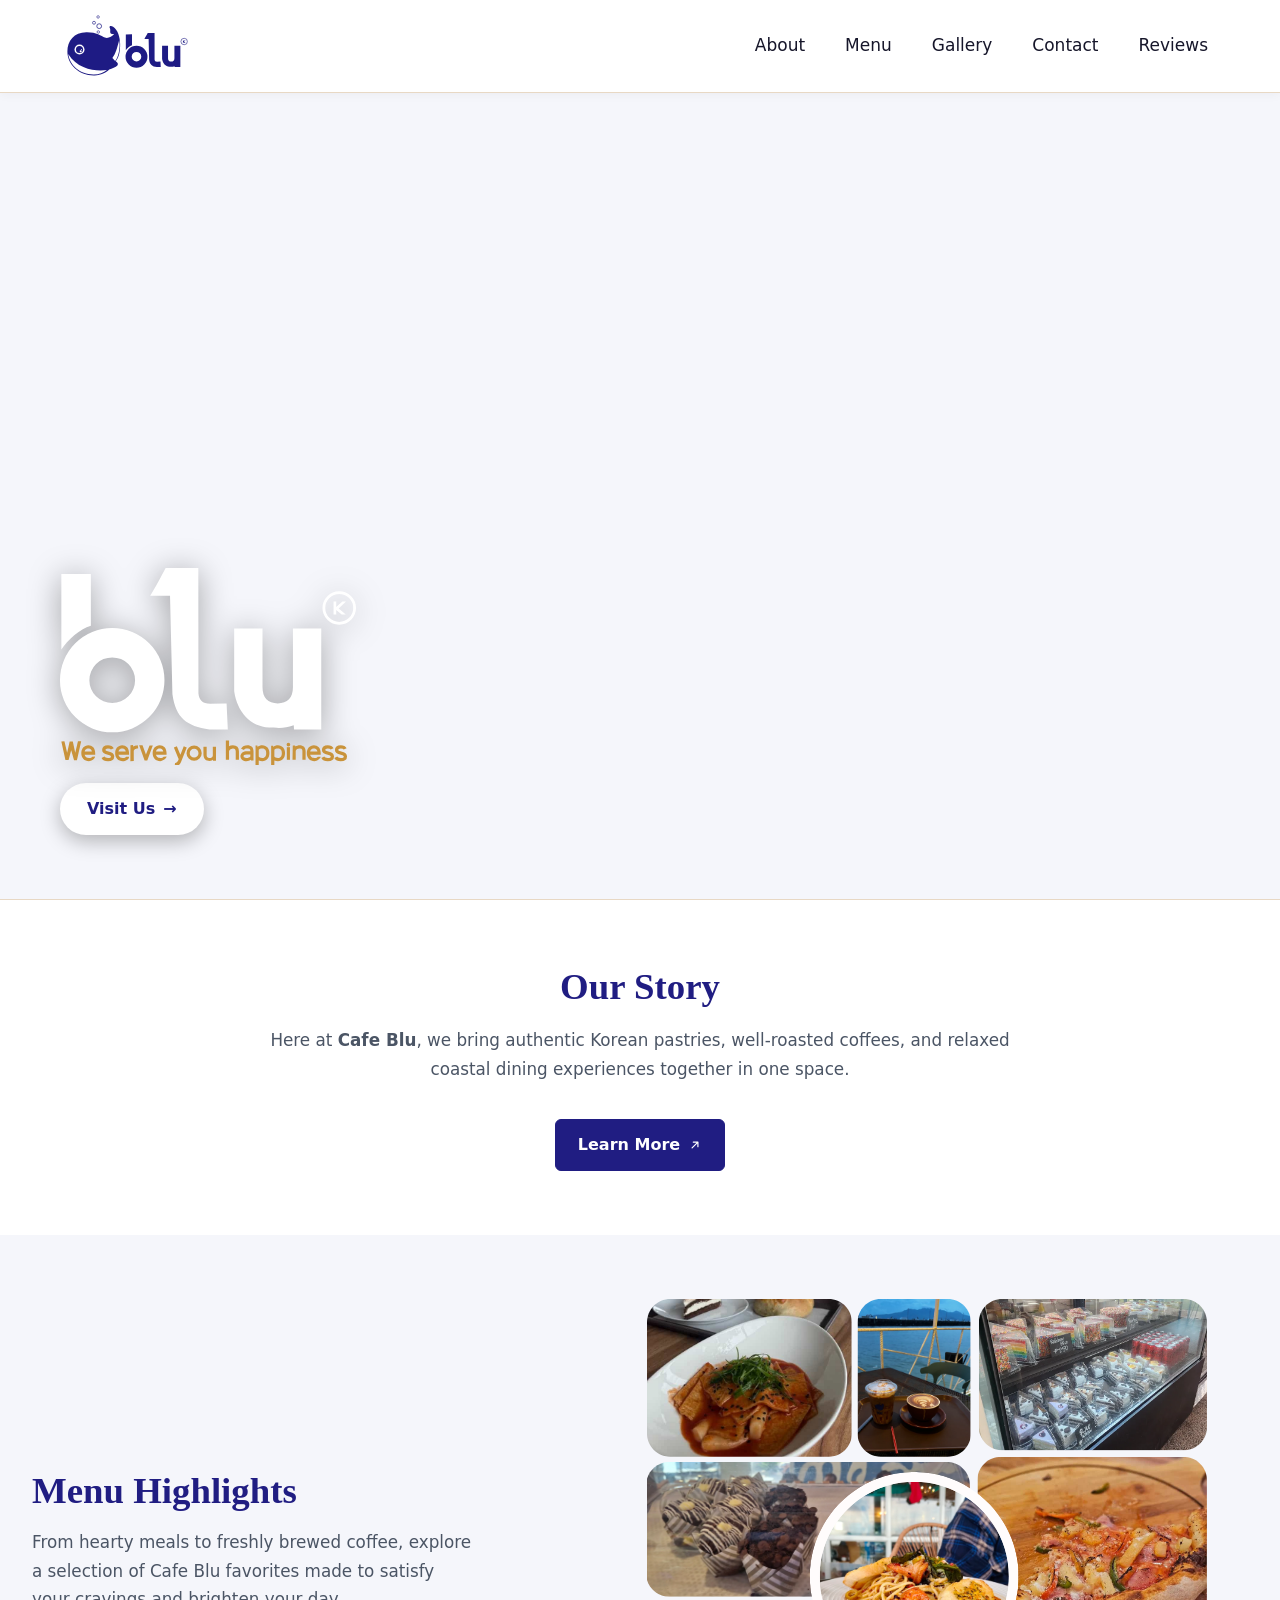
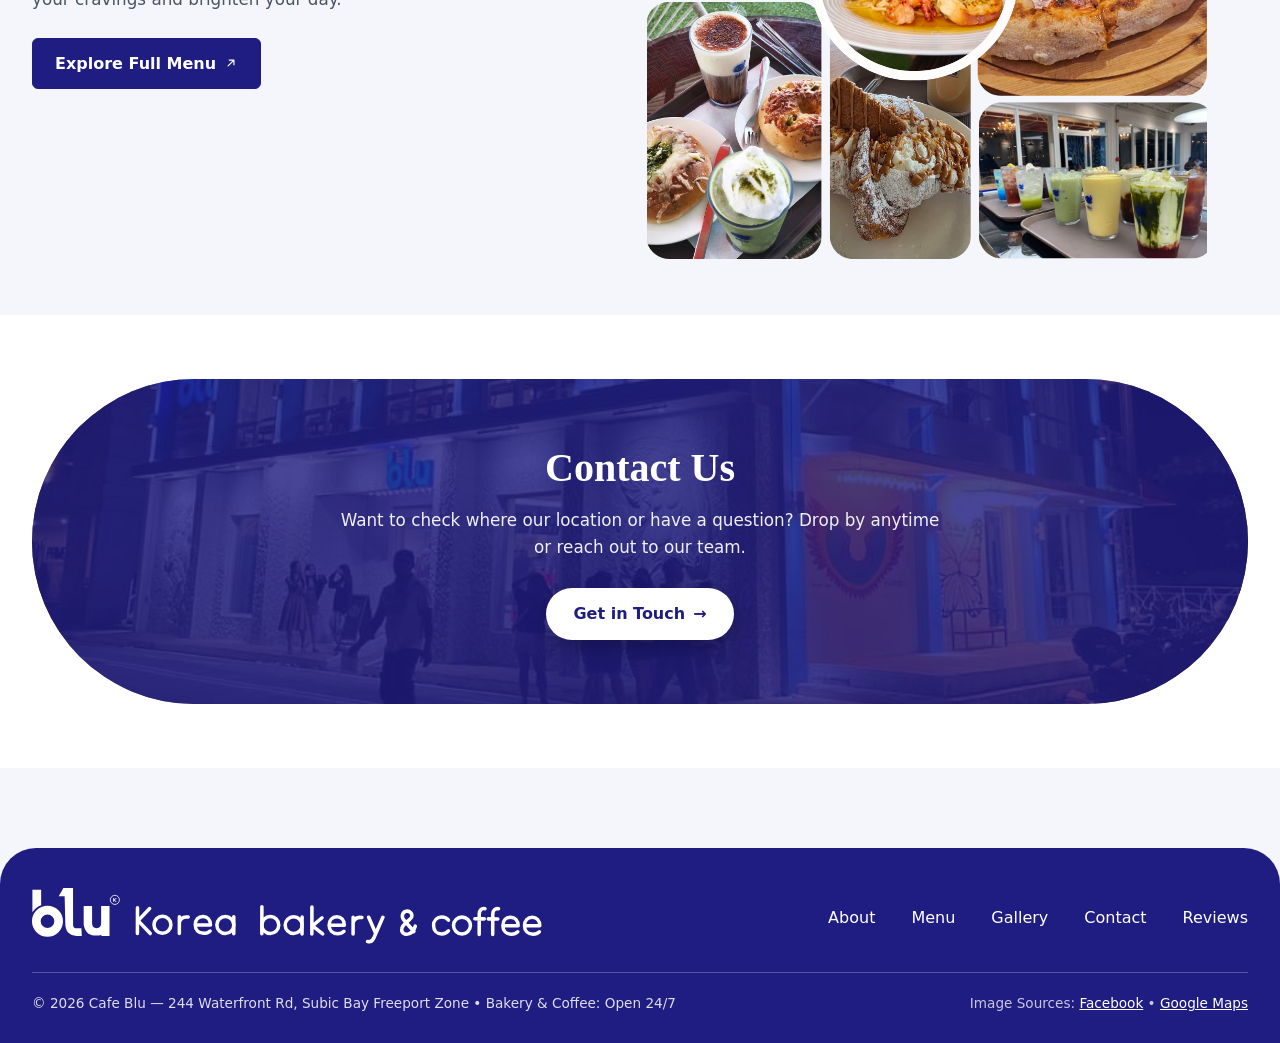
<file: index.html>
<!DOCTYPE html>
<html lang="en">
<head>
    <meta charset="UTF-8">
    <title>Cafe Blu | Home</title>
    <link rel="stylesheet" href="css/style.css">
    <script src="js/jquery-4.0.0.min.js"></script>
    <script src="js/script.js"></script>
</head>
<body>
    <header>
        <div class="nav-container">
            <a href="index.html" class="logo">
                <img src="assets/images/blu-logo-v1.svg" alt="Cafe Blu logo">
            </a>
            <nav id="main-nav">
                <a href="about.html">About</a>
                <a href="menu.html">Menu</a>
                <a href="gallery.html">Gallery</a>
                <a href="contact.html">Contact</a>
                <a href="reviews.html">Reviews</a>
            </nav>
        </div>
    </header>

    <main>
        <section class="home-section">
            <div class="home-hero-video">
                <video autoplay muted loop class="home-bg-video">
                    <source src="assets/videos/blu-hero.mp4" type="video/mp4">
                </video>
            </div>

            <div class="home-hero-content">
                <img src="assets/images/blu-logo-v2.svg" alt="Cafe Blu" class="home-hero-logo">
                <div class="cta-buttons">
                    <a href="contact.html" class="button button-1">Visit Us <span class="button-arrow">&rarr;</span></a>
                </div>
            </div>
        </section>

        <section class="home-about-section">
            <div class="container">
                <div class="home-about-header">
                    <h2>Our Story</h2>
                    <p>
                        Here at <strong>Cafe Blu</strong>, we bring authentic Korean pastries, well-roasted coffees, and relaxed coastal dining experiences together in one space.
                    </p>
                </div>
                <div class="cta-buttons">
                    <a href="about.html" class="button button-2">
                        Learn More
                        <img src="assets/images/ne-arrow.svg" alt="ne-arrow">
                    </a>
                </div>
            </div>
        </section>

        <section class="container home-highlights-section">
            <div class="home-highlights-layout">
                <div class="home-highlights-text">
                    <h2>Menu Highlights</h2>
                    <p>
                        From hearty meals to freshly brewed coffee, explore a selection of Cafe Blu favorites made to satisfy your cravings and brighten your day.
                    </p>
                    <div class="cta-buttons">
                        <a href="menu.html" class="button button-2">
                            Explore Full Menu
                            <img src="assets/images/ne-arrow.svg" alt="ne-arrow">
                        </a>
                    </div>
                </div>

                <div class="home-highlights-media">
                    <img src="assets/images/blu-highlight.svg" alt="Cafe Blu menu highlights collage">
                </div>
            </div>
        </section>

        <section class="home-contact-section">
            <div class="container">
                <div class="home-contact-banner">
                    <img src="assets/images/blu-bg.jpg" alt="Cafe Blu counter and cafe interior">
                    <div class="home-contact-banner-content">
                        <h2>Contact Us</h2>
                        <p>
                            Want to check where our location or have a question? Drop by anytime or reach out to our team.
                        </p>
                        <div class="cta-buttons centered">
                            <a href="contact.html" class="button button-1">
                                Get in Touch <span class="button-arrow">&rarr;</span>
                            </a>
                        </div>
                    </div>
                </div>
            </div>
        </section>
    </main>

    <footer>
        <div class="container">
            <div class="footer-top">
                <a href="index.html" class="footer-brand">
                    <img src="assets/images/blu-logo-v3.svg" alt="Cafe Blu logo">
                </a>

                <ul class="footer-links">
                    <li><a href="about.html">About</a></li>
                    <li><a href="menu.html">Menu</a></li>
                    <li><a href="gallery.html">Gallery</a></li>
                    <li><a href="contact.html">Contact</a></li>
                    <li><a href="reviews.html">Reviews</a></li>
                </ul>
            </div>

            <div class="footer-bottom">
                <p>&copy; 2026 Cafe Blu &mdash; 244 Waterfront Rd, Subic Bay Freeport Zone &bull; Bakery & Coffee: Open 24/7</p>
                <p class="footer-credits">Image Sources: <a href="https://www.facebook.com/TheBluCafe" target="_blank">Facebook</a> &bull; <a href="https://www.google.com/maps/search/?api=1&query=Blu+Cafe+244+Waterfront+Rd+Subic+Bay+Freeport+Zone" target="_blank">Google Maps</a></p>
            </div>
        </div>
    </footer>
</body>
</html>
</file>
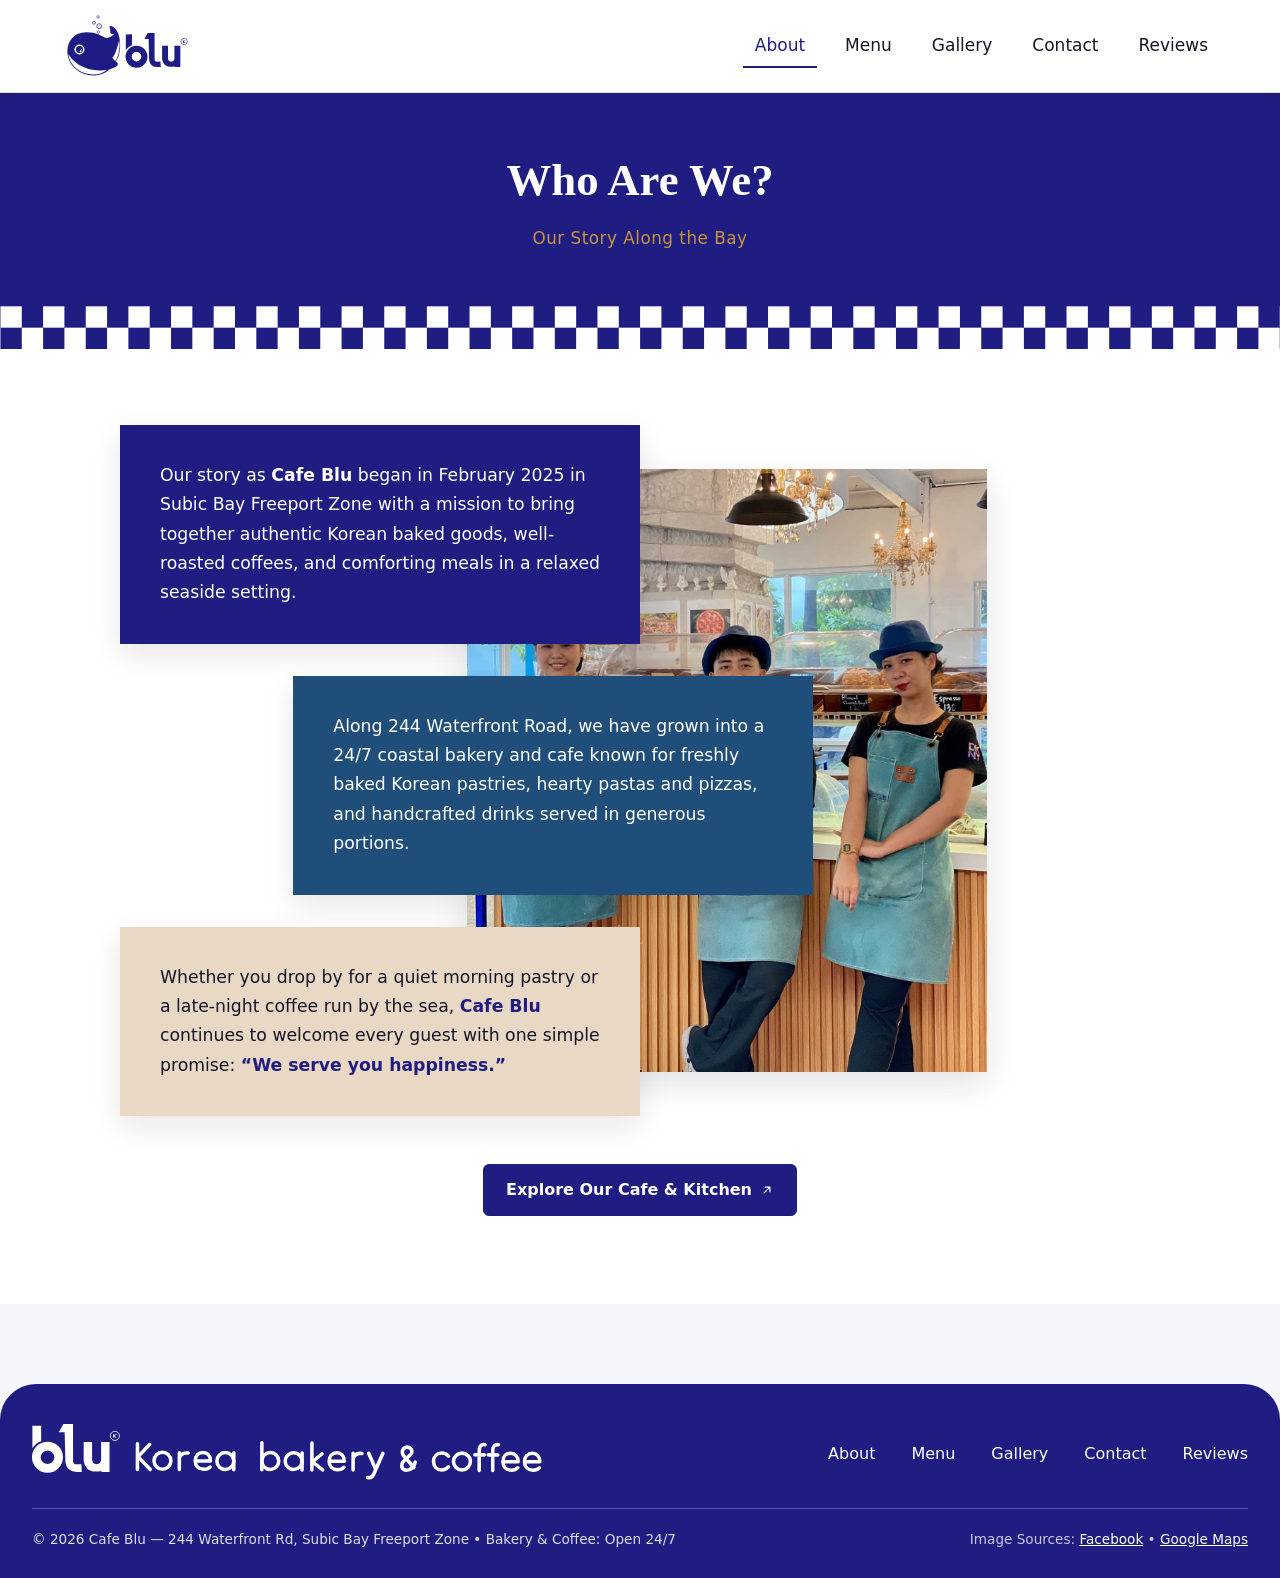
<file: about.html>
<!DOCTYPE html>
<html lang="en">
<head>
    <meta charset="UTF-8">
    <title>Cafe Blu | About Us</title>
    <link rel="stylesheet" href="css/style.css">
    <script src="js/jquery-4.0.0.min.js"></script>
    <script src="js/script.js"></script>
</head>
<body>
    <header>
        <div class="nav-container">
            <a href="index.html" class="logo">
                <img src="assets/images/blu-logo-v1.svg" alt="Cafe Blu logo">
            </a>
            <nav id="main-nav">
                <a href="about.html" class="active">About</a>
                <a href="menu.html">Menu</a>
                <a href="gallery.html">Gallery</a>
                <a href="contact.html">Contact</a>
                <a href="reviews.html">Reviews</a>
            </nav>
        </div>
    </header>

    <main>
        <section class="page-header">
            <div class="container page-header-content">
                <h1>Who Are We?</h1>
                <p>Our Story Along the Bay</p>
            </div>
        </section>

        <section class="about-story">
            <div class="container">
                <div class="about-collage-grid">
                    <div class="about-bg-photo">
                        <img src="assets/images/blu-about.jpg" alt="Cafe Blu staffs">
                    </div>

                    <div class="about-box about-box-1">
                        <p>
                            Our story as <strong>Cafe Blu</strong> began in February 2025 in Subic Bay Freeport Zone with a mission to bring together authentic Korean baked goods, well-roasted coffees, and comforting meals in a relaxed seaside setting.
                        </p>
                    </div>

                    <div class="about-box about-box-2">
                        <p>
                            Along 244 Waterfront Road, we have grown into a 24/7 coastal bakery and cafe known for freshly baked Korean pastries, hearty pastas and pizzas, and handcrafted drinks served in generous portions.
                        </p>
                    </div>

                    <div class="about-box about-box-3">
                        <p>
                            Whether you drop by for a quiet morning pastry or a late-night coffee run by the sea, <strong>Cafe Blu</strong> continues to welcome every guest with one simple promise: <strong>&ldquo;We serve you happiness.&rdquo;</strong>
                        </p>
                    </div>
                </div>

                <div class="cta-buttons centered about-cta">
                    <a href="gallery.html" class="button button-2">
                        Explore Our Cafe & Kitchen
                        <img src="assets/images/ne-arrow.svg" alt="ne-arrow">
                    </a>
                </div>
            </div>
        </section>
    </main>

    <footer>
        <div class="container">
            <div class="footer-top">
                <a href="index.html" class="footer-brand">
                    <img src="assets/images/blu-logo-v3.svg" alt="Cafe Blu logo">
                </a>

                <ul class="footer-links">
                    <li><a href="about.html">About</a></li>
                    <li><a href="menu.html">Menu</a></li>
                    <li><a href="gallery.html">Gallery</a></li>
                    <li><a href="contact.html">Contact</a></li>
                    <li><a href="reviews.html">Reviews</a></li>
                </ul>
            </div>

            <div class="footer-bottom">
                <p>&copy; 2026 Cafe Blu &mdash; 244 Waterfront Rd, Subic Bay Freeport Zone &bull; Bakery & Coffee: Open 24/7</p>
                <p class="footer-credits">Image Sources: <a href="https://www.facebook.com/TheBluCafe" target="_blank">Facebook</a> &bull; <a href="https://www.google.com/maps/search/?api=1&query=Blu+Cafe+244+Waterfront+Rd+Subic+Bay+Freeport+Zone" target="_blank">Google Maps</a></p>
            </div>
        </div>
    </footer>
</body>
</html>
</file>
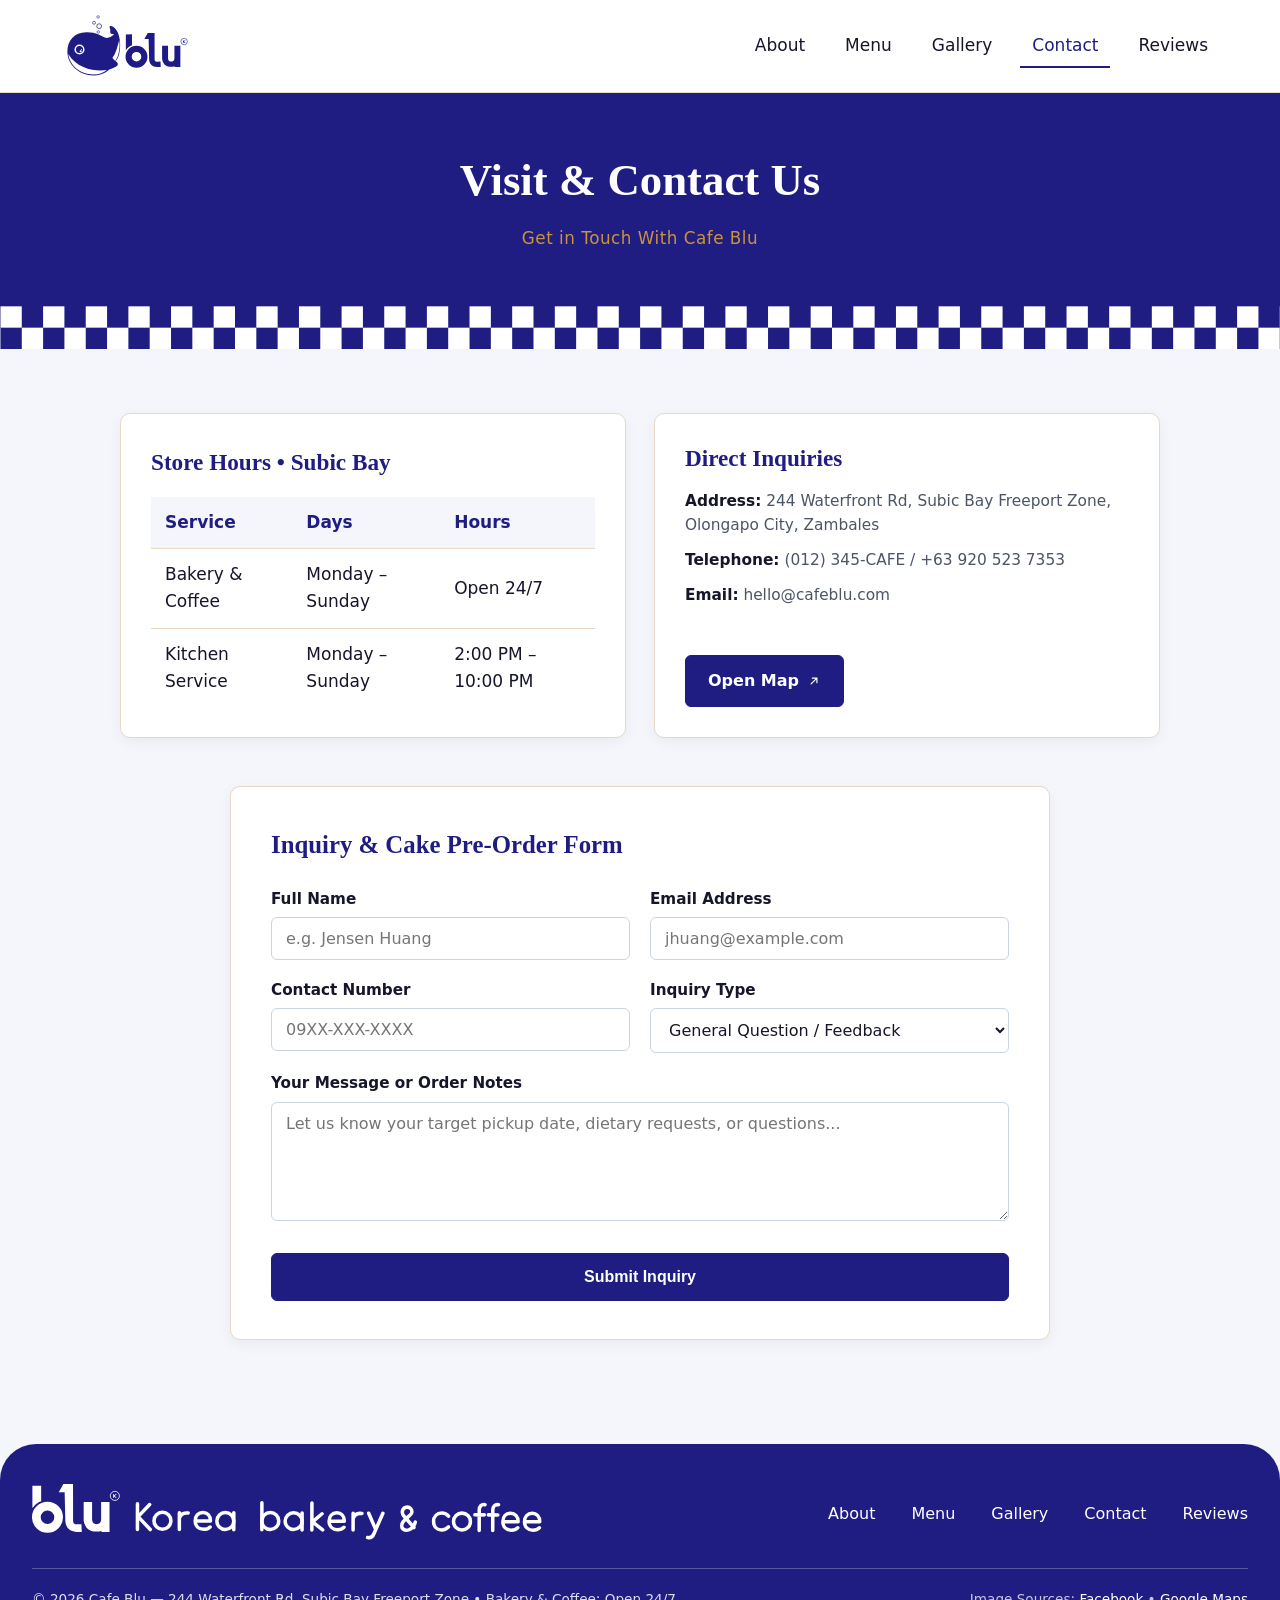
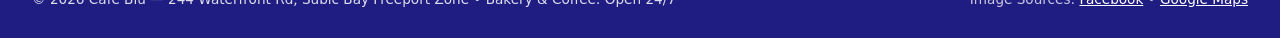
<file: contact.html>
<!DOCTYPE html>
<html lang="en">
<head>
    <meta charset="UTF-8">
    <title>Cafe Blu | Contact</title>
    <link rel="stylesheet" href="css/style.css">
    <script src="js/jquery-4.0.0.min.js"></script>
    <script src="js/script.js"></script>
</head>
<body>
    <header>
        <div class="nav-container">
            <a href="index.html" class="logo">
                <img src="assets/images/blu-logo-v1.svg" alt="Cafe Blu logo">
            </a>
            <nav id="main-nav">
                <a href="about.html">About</a>
                <a href="menu.html">Menu</a>
                <a href="gallery.html">Gallery</a>
                <a href="contact.html" class="active">Contact</a>
                <a href="reviews.html">Reviews</a>
            </nav>
        </div>
    </header>

    <main>
        <section class="page-header">
            <div class="container page-header-content">
                <h1>Visit & Contact Us</h1>
                <p>Get in Touch With Cafe Blu</p>
            </div>
        </section>

        <section class="contact-section">
            <div class="container">
                <div class="contact-top-grid">
                    <div class="hours-table-wrap">
                        <table class="hours-table">
                            <caption>Store Hours &bull; Subic Bay</caption>
                            <thead>
                                <tr>
                                    <th>Service</th>
                                    <th>Days</th>
                                    <th>Hours</th>
                                </tr>
                            </thead>
                            <tbody>
                                <tr>
                                    <td>Bakery & Coffee</td>
                                    <td>Monday &ndash; Sunday</td>
                                    <td>Open 24/7</td>
                                </tr>
                                <tr>
                                    <td>Kitchen Service</td>
                                    <td>Monday &ndash; Sunday</td>
                                    <td>2:00 PM &ndash; 10:00 PM</td>
                                </tr>
                            </tbody>
                        </table>
                    </div>

                    <div class="contact-details-card">
                        <div>
                            <h3>Direct Inquiries</h3>
                            <ul class="contact-details-list">
                                <li><strong>Address:</strong> 244 Waterfront Rd, Subic Bay Freeport Zone, Olongapo City, Zambales</li>
                                <li><strong>Telephone:</strong> (012) 345-CAFE / +63 920 523 7353</li>
                                <li><strong>Email:</strong> hello@cafeblu.com</li>
                            </ul>
                        </div>
                        <a href="https://www.google.com/maps/search/?api=1&query=Blu+Cafe+244+Waterfront+Rd+Subic+Bay+Freeport+Zone" target="_blank" rel="noopener noreferrer" class="button button-2">
                            Open Map
                            <img src="assets/images/ne-arrow.svg" alt="ne-arrow">
                        </a>
                    </div>
                </div>

                <div class="contact-form-wrap">
                    <form id="contact-form" class="custom-form">
                        <fieldset>
                            <legend>Inquiry & Cake Pre-Order Form</legend>
                            <div class="contact-form-row">
                                <div class="form-group">
                                    <label for="contact-name">Full Name</label>
                                    <input type="text" id="contact-name" name="name" required placeholder="e.g. Jensen Huang">
                                </div>
                                <div class="form-group">
                                    <label for="contact-email">Email Address</label>
                                    <input type="email" id="contact-email" name="email" required placeholder="jhuang@example.com">
                                </div>
                            </div>

                            <div class="contact-form-row">
                                <div class="form-group">
                                    <label for="contact-phone">Contact Number</label>
                                    <input type="tel" id="contact-phone" name="phone" placeholder="09XX-XXX-XXXX">
                                </div>
                                <div class="form-group">
                                    <label for="contact-subject">Inquiry Type</label>
                                    <select id="contact-subject" name="subject" required>
                                        <option value="general">General Question / Feedback</option>
                                        <option value="cake">Whole Korean Cake Pre-Order</option>
                                        <option value="reservation">Table Reservation (For Groups of 6+)</option>
                                        <option value="catering">Event Catering & Boxed Pastries</option>
                                    </select>
                                </div>
                            </div>

                            <div class="form-group">
                                <label for="contact-message">Your Message or Order Notes</label>
                                <textarea id="contact-message" name="message" rows="5" required placeholder="Let us know your target pickup date, dietary requests, or questions..."></textarea>
                            </div>

                            <button type="submit" class="button button-2 contact-submit-button">Submit Inquiry</button>
                        </fieldset>
                    </form>
                </div>
            </div>
        </section>
    </main>

    <footer>
        <div class="container">
            <div class="footer-top">
                <a href="index.html" class="footer-brand">
                    <img src="assets/images/blu-logo-v3.svg" alt="Cafe Blu logo">
                </a>

                <ul class="footer-links">
                    <li><a href="about.html">About</a></li>
                    <li><a href="menu.html">Menu</a></li>
                    <li><a href="gallery.html">Gallery</a></li>
                    <li><a href="contact.html">Contact</a></li>
                    <li><a href="reviews.html">Reviews</a></li>
                </ul>
            </div>

            <div class="footer-bottom">
                <p>&copy; 2026 Cafe Blu &mdash; 244 Waterfront Rd, Subic Bay Freeport Zone &bull; Bakery & Coffee: Open 24/7</p>
                <p class="footer-credits">Image Sources: <a href="https://www.facebook.com/TheBluCafe" target="_blank">Facebook</a> &bull; <a href="https://www.google.com/maps/search/?api=1&query=Blu+Cafe+244+Waterfront+Rd+Subic+Bay+Freeport+Zone" target="_blank">Google Maps</a></p>
            </div>
        </div>
    </footer>
</body>
</html>
</file>
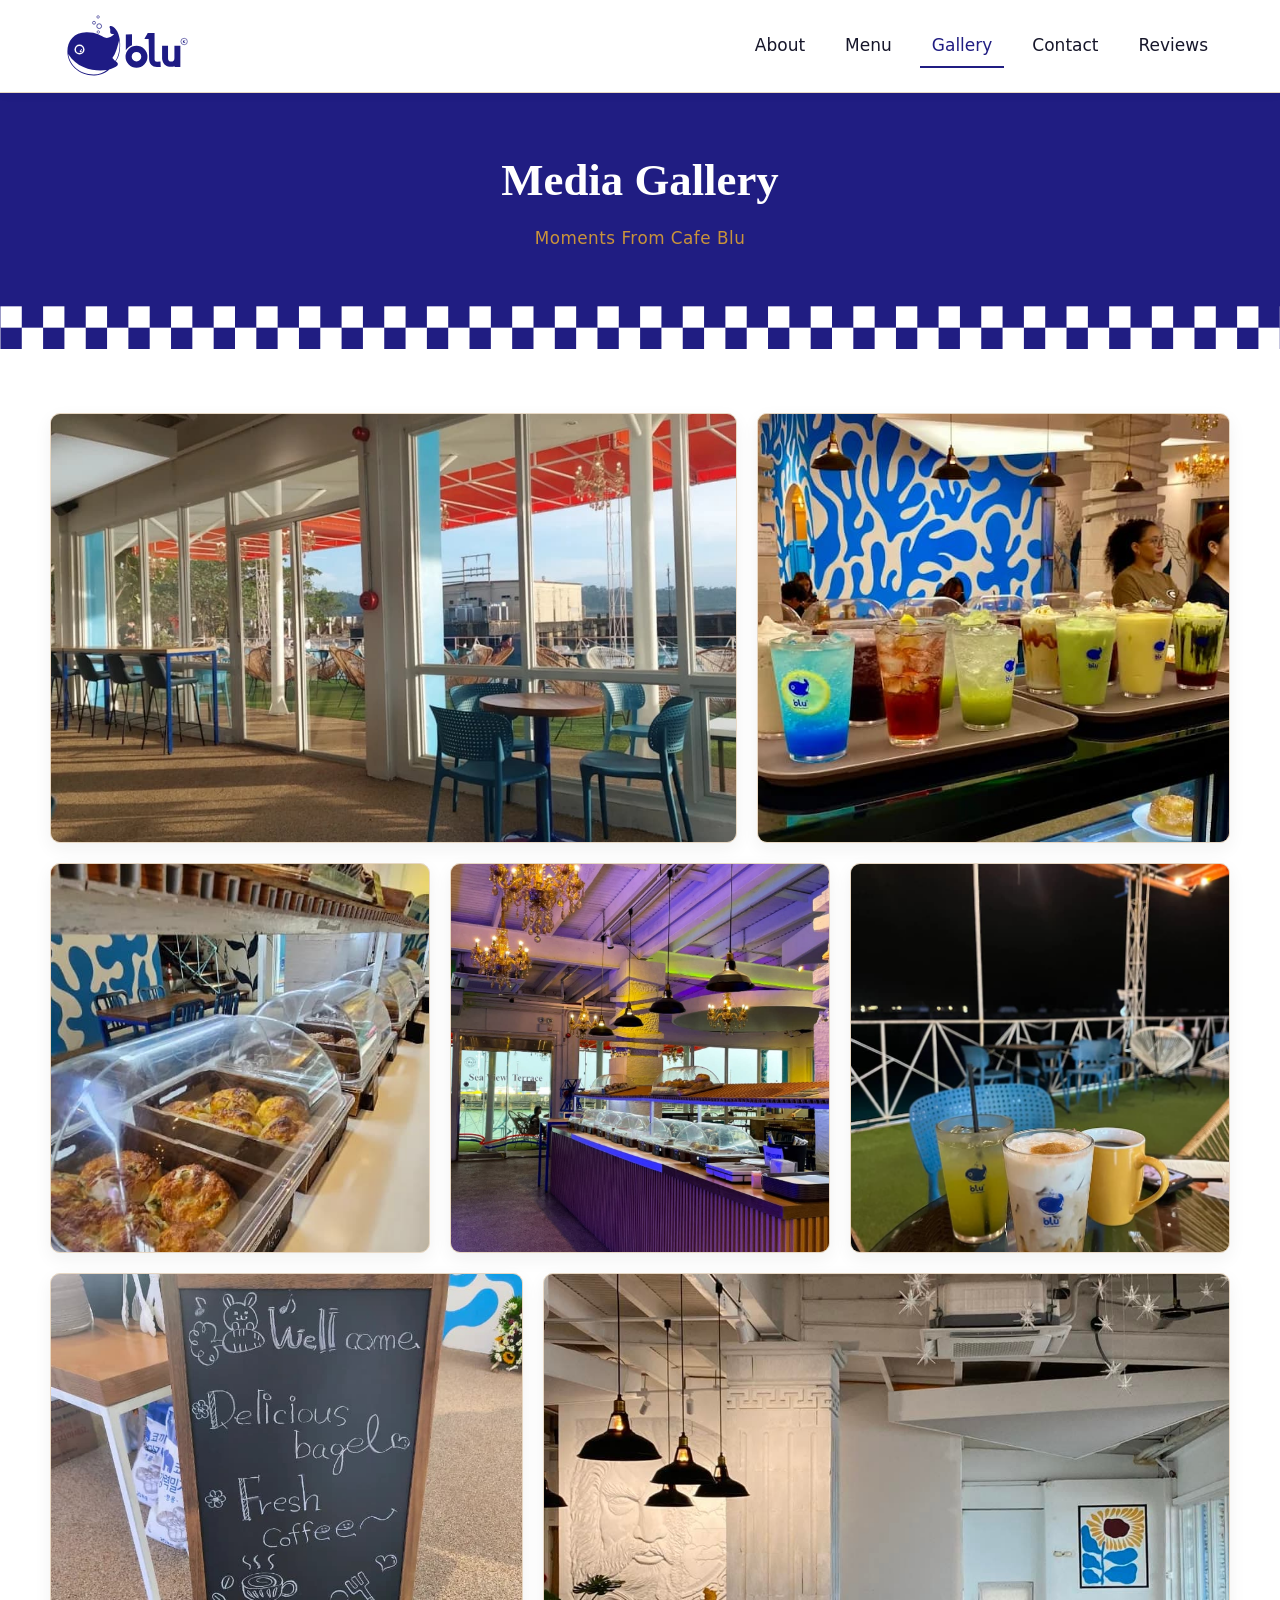
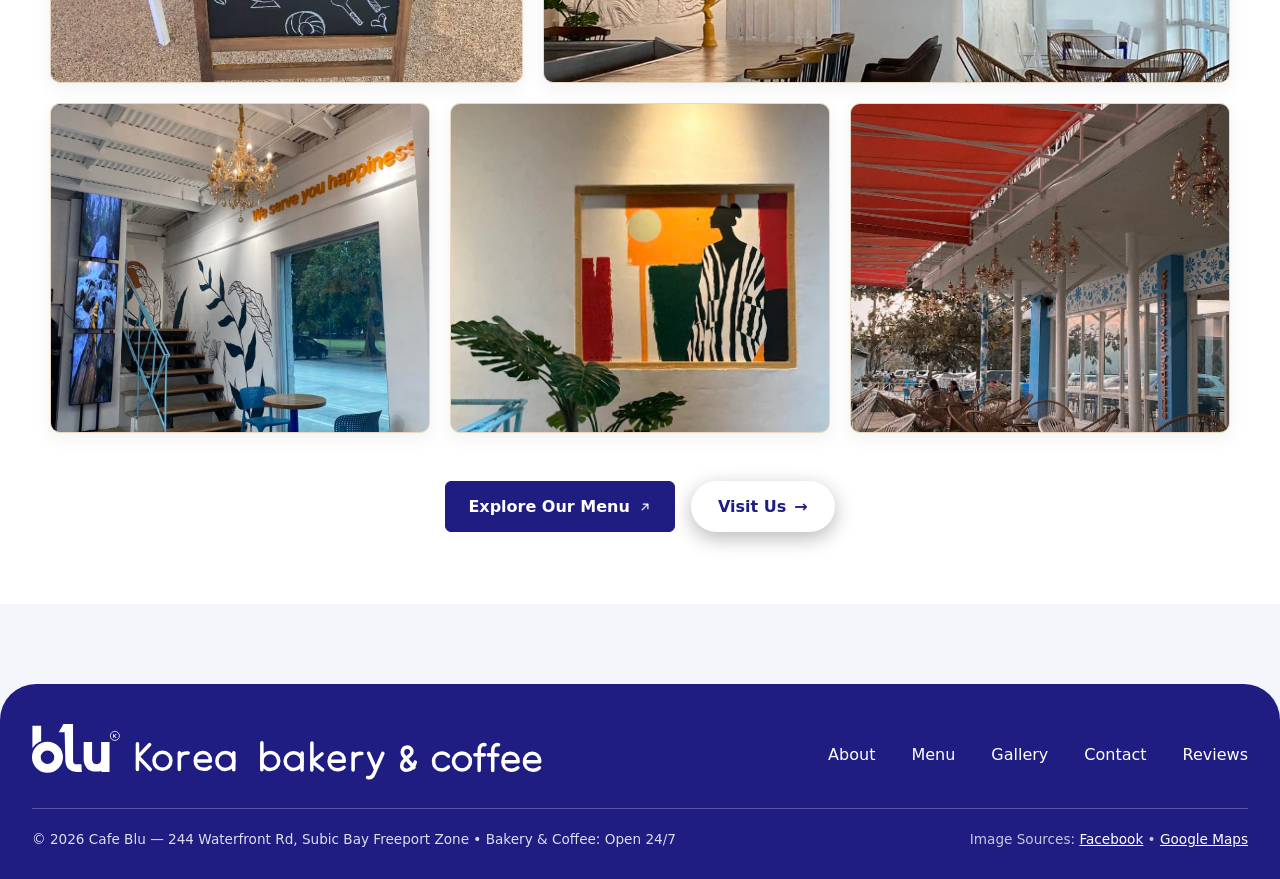
<file: gallery.html>
<!DOCTYPE html>
<html lang="en">
<head>
    <meta charset="UTF-8">
    <title>Cafe Blu | Gallery</title>
    <link rel="stylesheet" href="css/style.css">
    <script src="js/jquery-4.0.0.min.js"></script>
    <script src="js/script.js"></script>
</head>
<body>
    <header>
        <div class="nav-container">
            <a href="index.html" class="logo">
                <img src="assets/images/blu-logo-v1.svg" alt="Cafe Blu logo">
            </a>
            <nav id="main-nav">
                <a href="about.html">About</a>
                <a href="menu.html">Menu</a>
                <a href="gallery.html" class="active">Gallery</a>
                <a href="contact.html">Contact</a>
                <a href="reviews.html">Reviews</a>
            </nav>
        </div>
    </header>

    <main>
        <section class="page-header">
            <div class="container page-header-content">
                <h1>Media Gallery</h1>
                <p>Moments From Cafe Blu</p>
            </div>
        </section>

        <section class="gallery-section">
            <div class="container">
                <div class="gallery-editorial">
                    <div class="gallery-row gallery-row-hero">
                        <div class="gallery-frame gallery-frame-wide">
                            <img src="assets/images/blu-gallery-7.jpg" alt="Bright seating overlooking the outdoor terrace and bay area">
                        </div>
                        <div class="gallery-frame">
                            <img src="assets/images/blu-gallery-2.jpg" alt="Assorted iced drinks and smoothies on trays above bagels in the display case">
                        </div>
                    </div>

                    <div class="gallery-row gallery-row-three">
                        <div class="gallery-frame">
                            <img src="assets/images/blu-gallery-10.jpg" alt="Pastry containers displaying baked breads and muffins">
                        </div>
                        <div class="gallery-frame">
                            <img src="assets/images/blu-gallery-3.jpg" alt="Pastry counter with display cases and chandeliers near the Sea View Terrace">
                        </div>
                        <div class="gallery-frame">
                            <img src="assets/images/blu-gallery-8.jpg" alt="Drinks on a table on the evening terrace">
                        </div>
                    </div>

                    <div class="gallery-row gallery-row-reverse">
                        <div class="gallery-frame">
                            <img src="assets/images/blu-gallery-1.jpg" alt="Wooden chalkboard sign welcoming guests with fresh coffee and delicious bagels">
                        </div>
                        <div class="gallery-frame">
                            <img src="assets/images/blu-gallery-5.jpg" alt="Counter stools, carved walls with painting, and woven lounge chairs">
                        </div>
                    </div>

                    <div class="gallery-row gallery-row-compact">
                        <div class="gallery-frame">
                            <img src="assets/images/blu-gallery-4.jpg" alt="Table and chairs by a window below the stairs to the second floor">
                        </div>
                        <div class="gallery-frame">
                            <img src="assets/images/blu-gallery-6.jpg" alt="Framed painting beside a plant and the stair railing">
                        </div>
                        <div class="gallery-frame">
                            <img src="assets/images/blu-gallery-9.jpg" alt="Outdoor seating with a We serve you happiness pillar">
                        </div>
                    </div>
                </div>

                <div class="cta-buttons centered gallery-cta">
                    <a href="menu.html" class="button button-2">
                        Explore Our Menu
                        <img src="assets/images/ne-arrow.svg" alt="ne-arrow">
                    </a>
                    <a href="contact.html" class="button button-1">
                        Visit Us<span class="button-arrow">&rarr;</span>
                    </a>
                </div>
            </div>
        </section>
    </main>

    <footer>
        <div class="container">
            <div class="footer-top">
                <a href="index.html" class="footer-brand">
                    <img src="assets/images/blu-logo-v3.svg" alt="Cafe Blu logo">
                </a>

                <ul class="footer-links">
                    <li><a href="about.html">About</a></li>
                    <li><a href="menu.html">Menu</a></li>
                    <li><a href="gallery.html">Gallery</a></li>
                    <li><a href="contact.html">Contact</a></li>
                    <li><a href="reviews.html">Reviews</a></li>
                </ul>
            </div>

            <div class="footer-bottom">
                <p>&copy; 2026 Cafe Blu &mdash; 244 Waterfront Rd, Subic Bay Freeport Zone &bull; Bakery & Coffee: Open 24/7</p>
                <p class="footer-credits">Image Sources: <a href="https://www.facebook.com/TheBluCafe" target="_blank">Facebook</a> &bull; <a href="https://www.google.com/maps/search/?api=1&query=Blu+Cafe+244+Waterfront+Rd+Subic+Bay+Freeport+Zone" target="_blank">Google Maps</a></p>
            </div>
        </div>
    </footer>
</body>
</html>
</file>
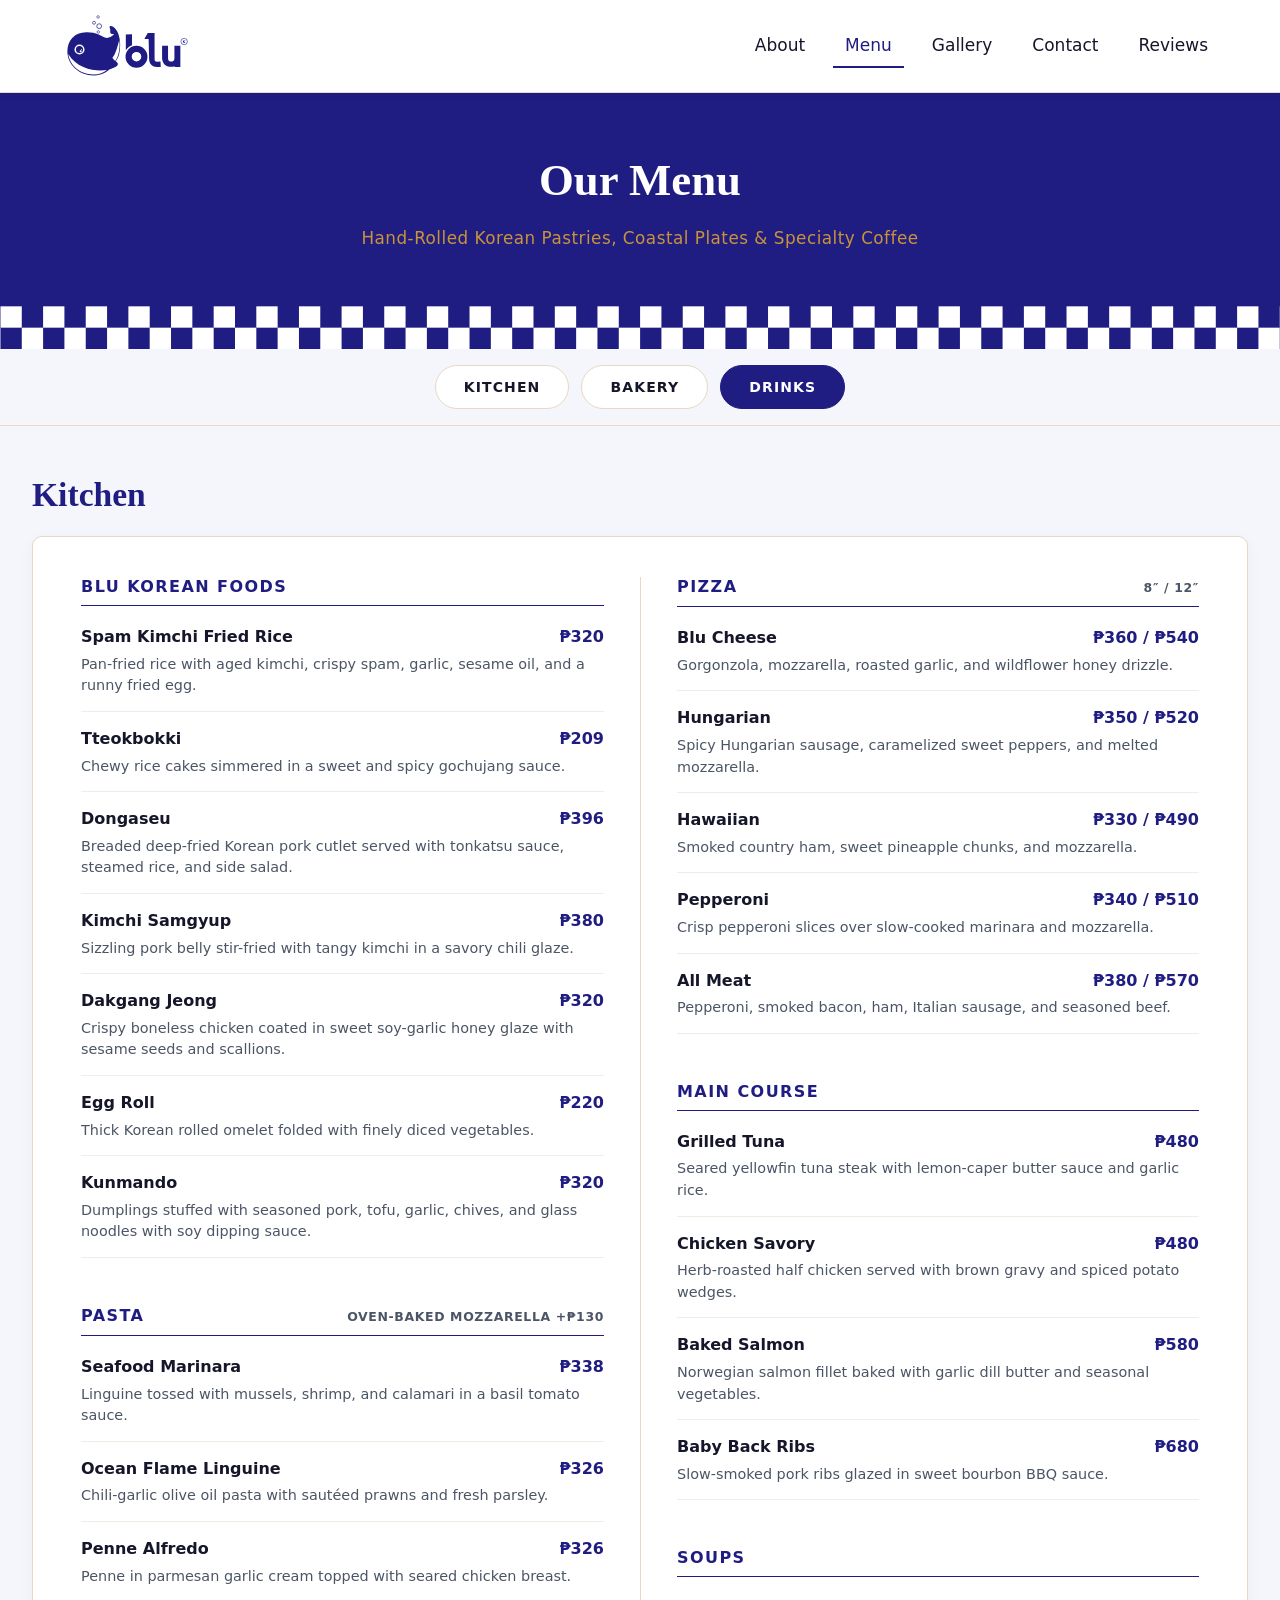
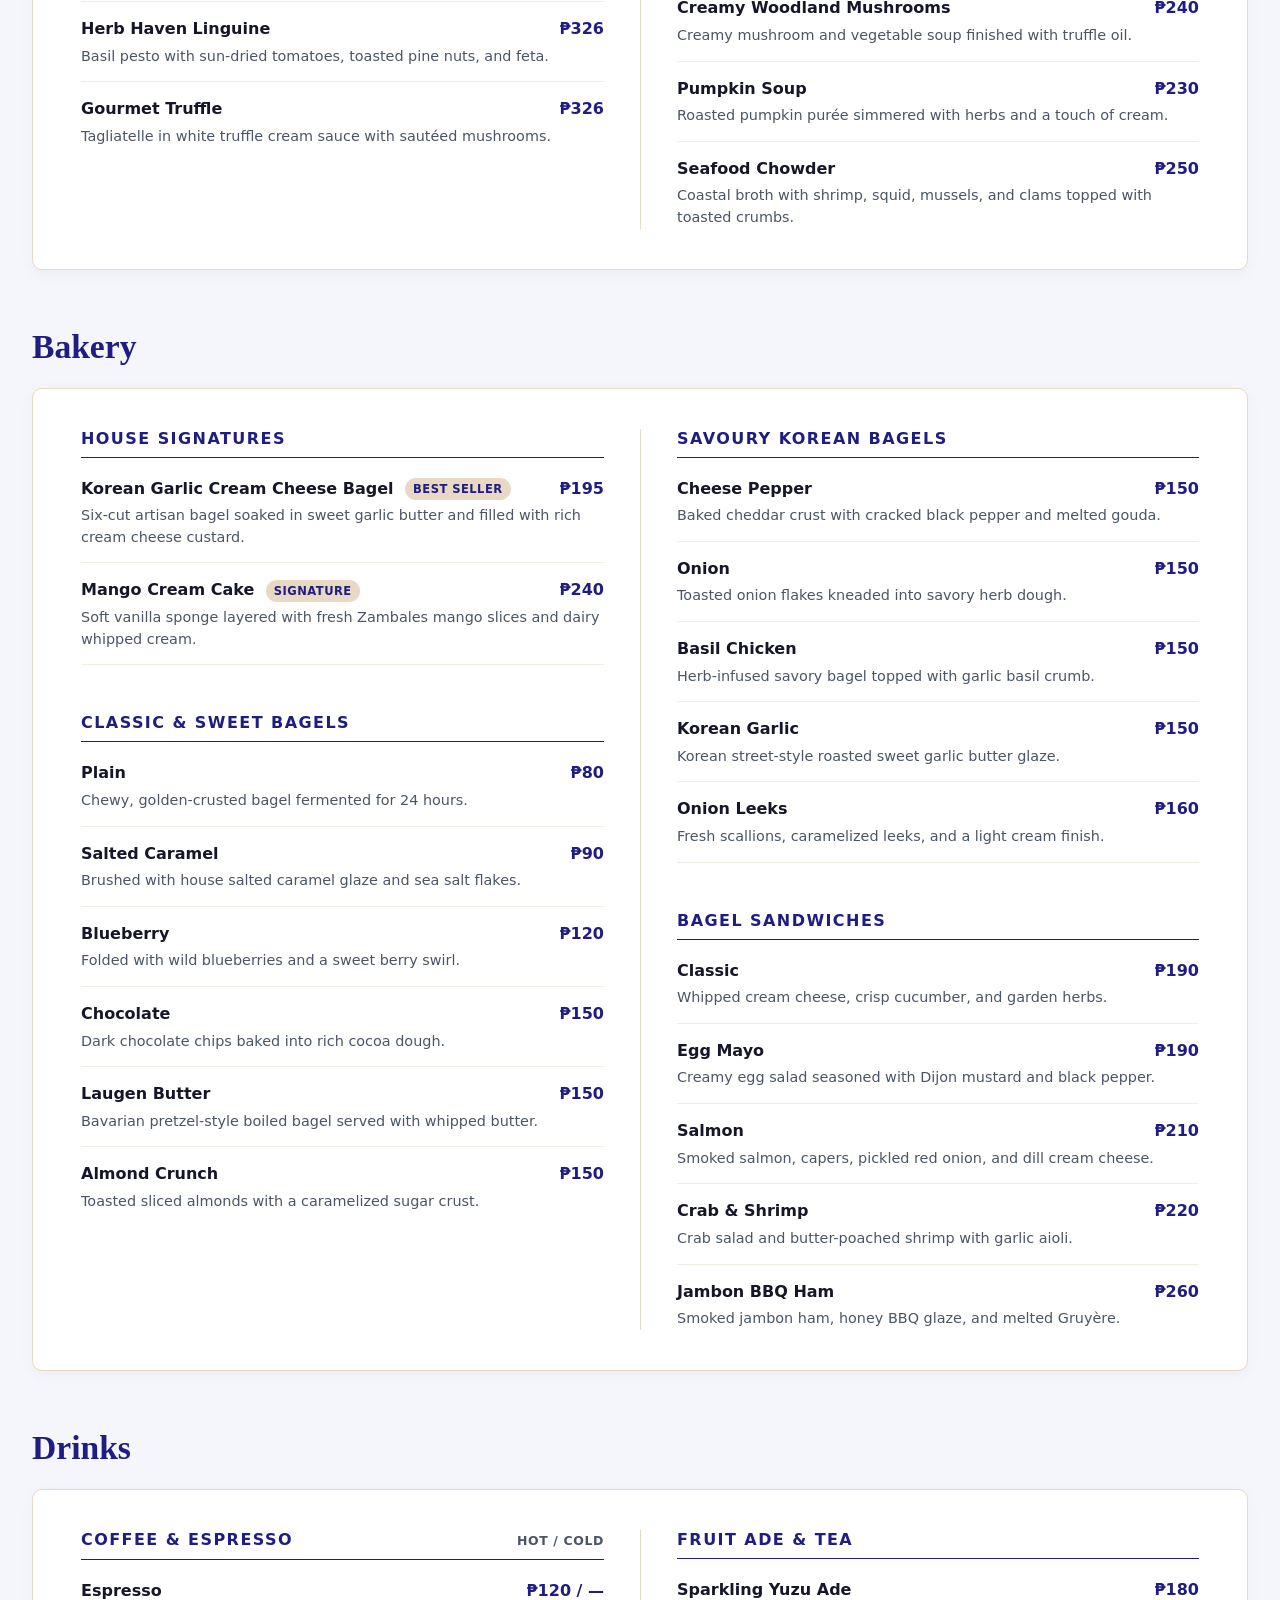
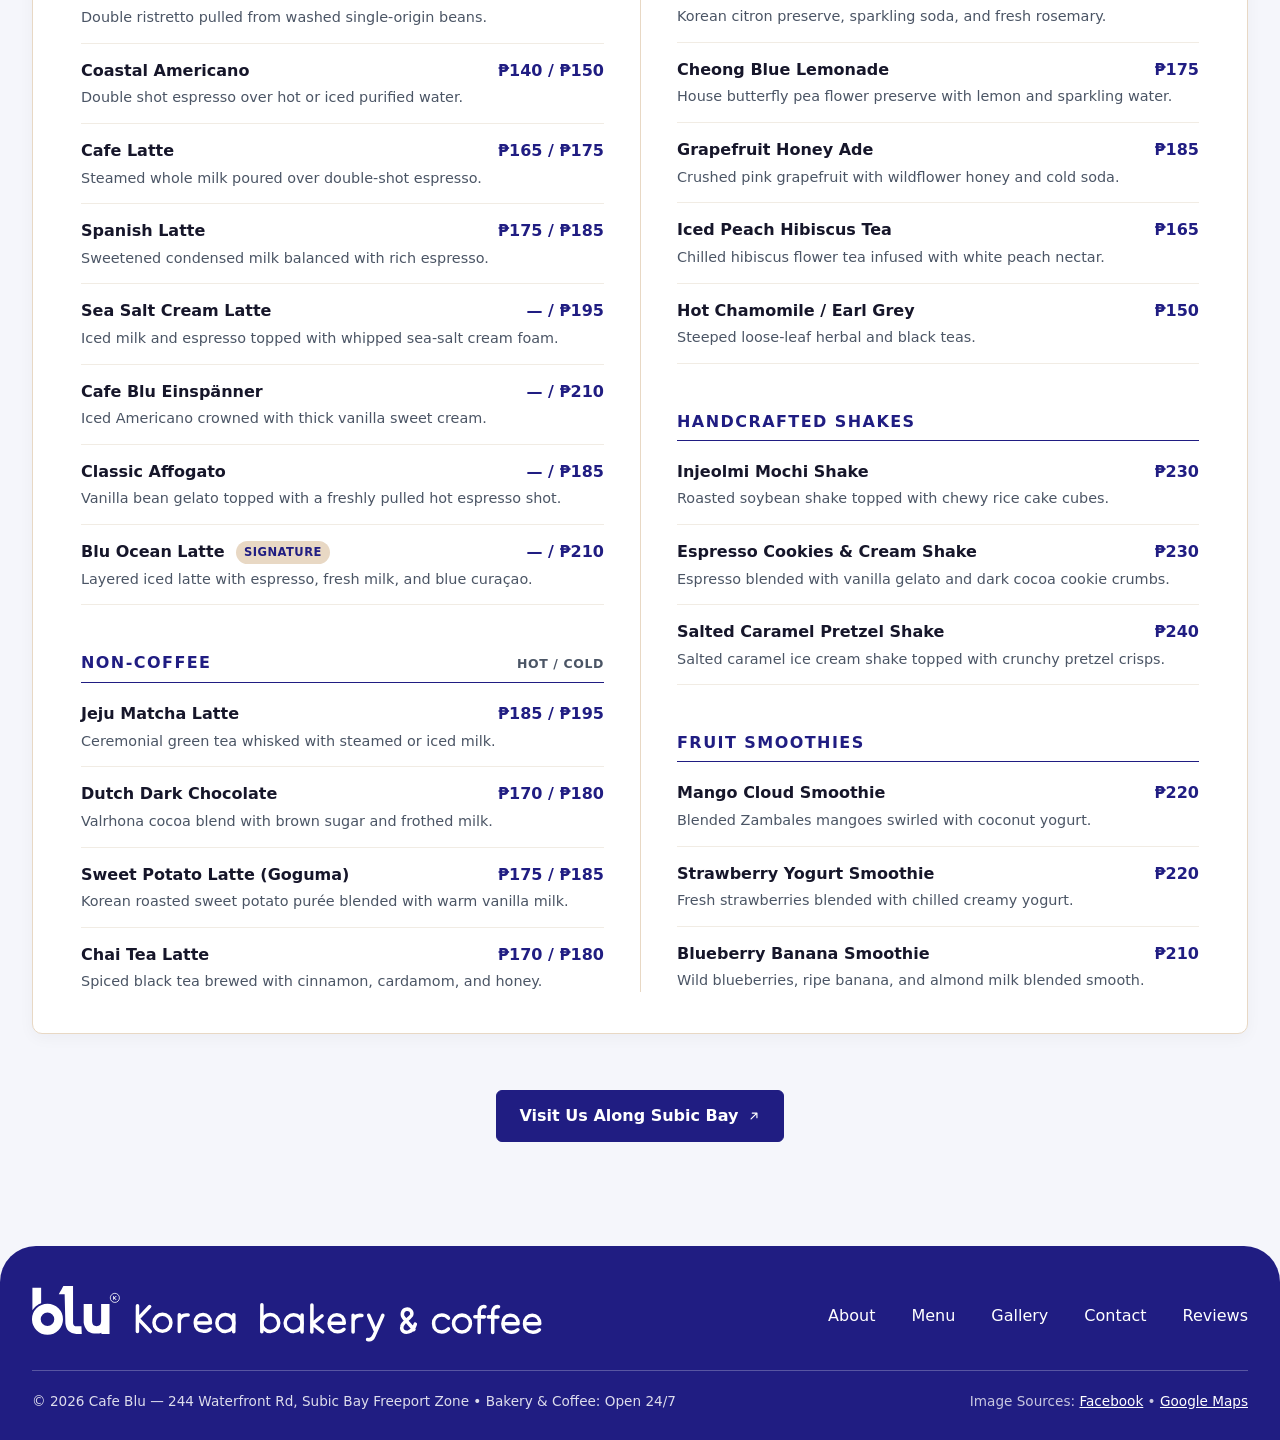
<file: menu.html>
<!DOCTYPE html>
<html lang="en">
<head>
    <meta charset="UTF-8">
    <title>Cafe Blu | Menu</title>
    <link rel="stylesheet" href="css/style.css">
    <script src="js/jquery-4.0.0.min.js"></script>
    <script src="js/script.js"></script>
</head>
<body>
    <header>
        <div class="nav-container">
            <a href="index.html" class="logo">
                <img src="assets/images/blu-logo-v1.svg" alt="Cafe Blu logo">
            </a>
            <nav id="main-nav">
                <a href="about.html">About</a>
                <a href="menu.html" class="active">Menu</a>
                <a href="gallery.html">Gallery</a>
                <a href="contact.html">Contact</a>
                <a href="reviews.html">Reviews</a>
            </nav>
        </div>
    </header>

    <main>
        <section class="page-header">
            <div class="container page-header-content">
                <h1>Our Menu</h1>
                <p>Hand-Rolled Korean Pastries, Coastal Plates & Specialty Coffee</p>
            </div>
        </section>

        <div class="menu-nav">
            <div class="container">
                <div class="menu-tabs-nav">
                    <a href="#kitchen" class="menu-tab-button active">Kitchen</a>
                    <a href="#bakery" class="menu-tab-button">Bakery</a>
                    <a href="#drinks" class="menu-tab-button">Drinks</a>
                </div>
            </div>
        </div>

        <section class="container menu-body">
            <section class="menu-section">
                <a name="kitchen"></a>
                <div class="menu-section-title">
                    <h2>Kitchen</h2>
                </div>

                <div class="menu-grid-2">
                    <div class="menu-column">
                        <div class="menu-category-header">
                            <h3>Blu Korean Foods</h3>
                        </div>

                        <div class="menu-item-entry">
                            <div class="menu-item-row">
                                <span class="menu-item-name">Spam Kimchi Fried Rice</span>
                                <span class="menu-item-price">&#8369;320</span>
                            </div>
                            <p class="menu-item-desc">Pan-fried rice with aged kimchi, crispy spam, garlic, sesame oil, and a runny fried egg.</p>
                        </div>

                        <div class="menu-item-entry">
                            <div class="menu-item-row">
                                <span class="menu-item-name">Tteokbokki</span>
                                <span class="menu-item-price">&#8369;209</span>
                            </div>
                            <p class="menu-item-desc">Chewy rice cakes simmered in a sweet and spicy gochujang sauce.</p>
                        </div>

                        <div class="menu-item-entry">
                            <div class="menu-item-row">
                                <span class="menu-item-name">Dongaseu</span>
                                <span class="menu-item-price">&#8369;396</span>
                            </div>
                            <p class="menu-item-desc">Breaded deep-fried Korean pork cutlet served with tonkatsu sauce, steamed rice, and side salad.</p>
                        </div>

                        <div class="menu-item-entry">
                            <div class="menu-item-row">
                                <span class="menu-item-name">Kimchi Samgyup</span>
                                <span class="menu-item-price">&#8369;380</span>
                            </div>
                            <p class="menu-item-desc">Sizzling pork belly stir-fried with tangy kimchi in a savory chili glaze.</p>
                        </div>

                        <div class="menu-item-entry">
                            <div class="menu-item-row">
                                <span class="menu-item-name">Dakgang Jeong</span>
                                <span class="menu-item-price">&#8369;320</span>
                            </div>
                            <p class="menu-item-desc">Crispy boneless chicken coated in sweet soy-garlic honey glaze with sesame seeds and scallions.</p>
                        </div>

                        <div class="menu-item-entry">
                            <div class="menu-item-row">
                                <span class="menu-item-name">Egg Roll</span>
                                <span class="menu-item-price">&#8369;220</span>
                            </div>
                            <p class="menu-item-desc">Thick Korean rolled omelet folded with finely diced vegetables.</p>
                        </div>

                        <div class="menu-item-entry">
                            <div class="menu-item-row">
                                <span class="menu-item-name">Kunmando</span>
                                <span class="menu-item-price">&#8369;320</span>
                            </div>
                            <p class="menu-item-desc">Dumplings stuffed with seasoned pork, tofu, garlic, chives, and glass noodles with soy dipping sauce.</p>
                        </div>

                        <div class="menu-category-header menu-category-spacer">
                            <h3>Pasta</h3>
                            <span class="menu-col-head">Oven-Baked Mozzarella +&#8369;130</span>
                        </div>

                        <div class="menu-item-entry">
                            <div class="menu-item-row">
                                <span class="menu-item-name">Seafood Marinara</span>
                                <span class="menu-item-price">&#8369;338</span>
                            </div>
                            <p class="menu-item-desc">Linguine tossed with mussels, shrimp, and calamari in a basil tomato sauce.</p>
                        </div>

                        <div class="menu-item-entry">
                            <div class="menu-item-row">
                                <span class="menu-item-name">Ocean Flame Linguine</span>
                                <span class="menu-item-price">&#8369;326</span>
                            </div>
                            <p class="menu-item-desc">Chili-garlic olive oil pasta with saut&eacute;ed prawns and fresh parsley.</p>
                        </div>

                        <div class="menu-item-entry">
                            <div class="menu-item-row">
                                <span class="menu-item-name">Penne Alfredo</span>
                                <span class="menu-item-price">&#8369;326</span>
                            </div>
                            <p class="menu-item-desc">Penne in parmesan garlic cream topped with seared chicken breast.</p>
                        </div>

                        <div class="menu-item-entry">
                            <div class="menu-item-row">
                                <span class="menu-item-name">Herb Haven Linguine</span>
                                <span class="menu-item-price">&#8369;326</span>
                            </div>
                            <p class="menu-item-desc">Basil pesto with sun-dried tomatoes, toasted pine nuts, and feta.</p>
                        </div>

                        <div class="menu-item-entry">
                            <div class="menu-item-row">
                                <span class="menu-item-name">Gourmet Truffle</span>
                                <span class="menu-item-price">&#8369;326</span>
                            </div>
                            <p class="menu-item-desc">Tagliatelle in white truffle cream sauce with saut&eacute;ed mushrooms.</p>
                        </div>
                    </div>

                    <div class="menu-column">
                        <div class="menu-category-header">
                            <h3>Pizza</h3>
                            <span class="menu-col-head">8&Prime; / 12&Prime;</span>
                        </div>

                        <div class="menu-item-entry">
                            <div class="menu-item-row">
                                <span class="menu-item-name">Blu Cheese</span>
                                <span class="menu-item-price">&#8369;360 / &#8369;540</span>
                            </div>
                            <p class="menu-item-desc">Gorgonzola, mozzarella, roasted garlic, and wildflower honey drizzle.</p>
                        </div>

                        <div class="menu-item-entry">
                            <div class="menu-item-row">
                                <span class="menu-item-name">Hungarian</span>
                                <span class="menu-item-price">&#8369;350 / &#8369;520</span>
                            </div>
                            <p class="menu-item-desc">Spicy Hungarian sausage, caramelized sweet peppers, and melted mozzarella.</p>
                        </div>

                        <div class="menu-item-entry">
                            <div class="menu-item-row">
                                <span class="menu-item-name">Hawaiian</span>
                                <span class="menu-item-price">&#8369;330 / &#8369;490</span>
                            </div>
                            <p class="menu-item-desc">Smoked country ham, sweet pineapple chunks, and mozzarella.</p>
                        </div>

                        <div class="menu-item-entry">
                            <div class="menu-item-row">
                                <span class="menu-item-name">Pepperoni</span>
                                <span class="menu-item-price">&#8369;340 / &#8369;510</span>
                            </div>
                            <p class="menu-item-desc">Crisp pepperoni slices over slow-cooked marinara and mozzarella.</p>
                        </div>

                        <div class="menu-item-entry">
                            <div class="menu-item-row">
                                <span class="menu-item-name">All Meat</span>
                                <span class="menu-item-price">&#8369;380 / &#8369;570</span>
                            </div>
                            <p class="menu-item-desc">Pepperoni, smoked bacon, ham, Italian sausage, and seasoned beef.</p>
                        </div>

                        <div class="menu-category-header menu-category-spacer">
                            <h3>Main Course</h3>
                        </div>

                        <div class="menu-item-entry">
                            <div class="menu-item-row">
                                <span class="menu-item-name">Grilled Tuna</span>
                                <span class="menu-item-price">&#8369;480</span>
                            </div>
                            <p class="menu-item-desc">Seared yellowfin tuna steak with lemon-caper butter sauce and garlic rice.</p>
                        </div>

                        <div class="menu-item-entry">
                            <div class="menu-item-row">
                                <span class="menu-item-name">Chicken Savory</span>
                                <span class="menu-item-price">&#8369;480</span>
                            </div>
                            <p class="menu-item-desc">Herb-roasted half chicken served with brown gravy and spiced potato wedges.</p>
                        </div>

                        <div class="menu-item-entry">
                            <div class="menu-item-row">
                                <span class="menu-item-name">Baked Salmon</span>
                                <span class="menu-item-price">&#8369;580</span>
                            </div>
                            <p class="menu-item-desc">Norwegian salmon fillet baked with garlic dill butter and seasonal vegetables.</p>
                        </div>

                        <div class="menu-item-entry">
                            <div class="menu-item-row">
                                <span class="menu-item-name">Baby Back Ribs</span>
                                <span class="menu-item-price">&#8369;680</span>
                            </div>
                            <p class="menu-item-desc">Slow-smoked pork ribs glazed in sweet bourbon BBQ sauce.</p>
                        </div>

                        <div class="menu-category-header menu-category-spacer">
                            <h3>Soups</h3>
                        </div>

                        <div class="menu-item-entry">
                            <div class="menu-item-row">
                                <span class="menu-item-name">Creamy Woodland Mushrooms</span>
                                <span class="menu-item-price">&#8369;240</span>
                            </div>
                            <p class="menu-item-desc">Creamy mushroom and vegetable soup finished with truffle oil.</p>
                        </div>

                        <div class="menu-item-entry">
                            <div class="menu-item-row">
                                <span class="menu-item-name">Pumpkin Soup</span>
                                <span class="menu-item-price">&#8369;230</span>
                            </div>
                            <p class="menu-item-desc">Roasted pumpkin pur&eacute;e simmered with herbs and a touch of cream.</p>
                        </div>

                        <div class="menu-item-entry">
                            <div class="menu-item-row">
                                <span class="menu-item-name">Seafood Chowder</span>
                                <span class="menu-item-price">&#8369;250</span>
                            </div>
                            <p class="menu-item-desc">Coastal broth with shrimp, squid, mussels, and clams topped with toasted crumbs.</p>
                        </div>
                    </div>
                </div>
            </section>

            <section class="menu-section">
                <a name="bakery"></a>
                <div class="menu-section-title">
                    <h2>Bakery</h2>
                </div>

                <div class="menu-grid-2">
                    <div class="menu-column">
                        <div class="menu-category-header">
                            <h3>House Signatures</h3>
                        </div>

                        <div class="menu-item-entry">
                            <div class="menu-item-row">
                                <span class="menu-item-name">Korean Garlic Cream Cheese Bagel <span class="menu-badge">Best Seller</span></span>
                                <span class="menu-item-price">&#8369;195</span>
                            </div>
                            <p class="menu-item-desc">Six-cut artisan bagel soaked in sweet garlic butter and filled with rich cream cheese custard.</p>
                        </div>

                        <div class="menu-item-entry">
                            <div class="menu-item-row">
                                <span class="menu-item-name">Mango Cream Cake <span class="menu-badge">Signature</span></span>
                                <span class="menu-item-price">&#8369;240</span>
                            </div>
                            <p class="menu-item-desc">Soft vanilla sponge layered with fresh Zambales mango slices and dairy whipped cream.</p>
                        </div>

                        <div class="menu-category-header menu-category-spacer">
                            <h3>Classic & Sweet Bagels</h3>
                        </div>

                        <div class="menu-item-entry">
                            <div class="menu-item-row">
                                <span class="menu-item-name">Plain</span>
                                <span class="menu-item-price">&#8369;80</span>
                            </div>
                            <p class="menu-item-desc">Chewy, golden-crusted bagel fermented for 24 hours.</p>
                        </div>

                        <div class="menu-item-entry">
                            <div class="menu-item-row">
                                <span class="menu-item-name">Salted Caramel</span>
                                <span class="menu-item-price">&#8369;90</span>
                            </div>
                            <p class="menu-item-desc">Brushed with house salted caramel glaze and sea salt flakes.</p>
                        </div>

                        <div class="menu-item-entry">
                            <div class="menu-item-row">
                                <span class="menu-item-name">Blueberry</span>
                                <span class="menu-item-price">&#8369;120</span>
                            </div>
                            <p class="menu-item-desc">Folded with wild blueberries and a sweet berry swirl.</p>
                        </div>

                        <div class="menu-item-entry">
                            <div class="menu-item-row">
                                <span class="menu-item-name">Chocolate</span>
                                <span class="menu-item-price">&#8369;150</span>
                            </div>
                            <p class="menu-item-desc">Dark chocolate chips baked into rich cocoa dough.</p>
                        </div>

                        <div class="menu-item-entry">
                            <div class="menu-item-row">
                                <span class="menu-item-name">Laugen Butter</span>
                                <span class="menu-item-price">&#8369;150</span>
                            </div>
                            <p class="menu-item-desc">Bavarian pretzel-style boiled bagel served with whipped butter.</p>
                        </div>

                        <div class="menu-item-entry">
                            <div class="menu-item-row">
                                <span class="menu-item-name">Almond Crunch</span>
                                <span class="menu-item-price">&#8369;150</span>
                            </div>
                            <p class="menu-item-desc">Toasted sliced almonds with a caramelized sugar crust.</p>
                        </div>
                    </div>

                    <div class="menu-column">
                        <div class="menu-category-header">
                            <h3>Savoury Korean Bagels</h3>
                        </div>

                        <div class="menu-item-entry">
                            <div class="menu-item-row">
                                <span class="menu-item-name">Cheese Pepper</span>
                                <span class="menu-item-price">&#8369;150</span>
                            </div>
                            <p class="menu-item-desc">Baked cheddar crust with cracked black pepper and melted gouda.</p>
                        </div>

                        <div class="menu-item-entry">
                            <div class="menu-item-row">
                                <span class="menu-item-name">Onion</span>
                                <span class="menu-item-price">&#8369;150</span>
                            </div>
                            <p class="menu-item-desc">Toasted onion flakes kneaded into savory herb dough.</p>
                        </div>

                        <div class="menu-item-entry">
                            <div class="menu-item-row">
                                <span class="menu-item-name">Basil Chicken</span>
                                <span class="menu-item-price">&#8369;150</span>
                            </div>
                            <p class="menu-item-desc">Herb-infused savory bagel topped with garlic basil crumb.</p>
                        </div>

                        <div class="menu-item-entry">
                            <div class="menu-item-row">
                                <span class="menu-item-name">Korean Garlic</span>
                                <span class="menu-item-price">&#8369;150</span>
                            </div>
                            <p class="menu-item-desc">Korean street-style roasted sweet garlic butter glaze.</p>
                        </div>

                        <div class="menu-item-entry">
                            <div class="menu-item-row">
                                <span class="menu-item-name">Onion Leeks</span>
                                <span class="menu-item-price">&#8369;160</span>
                            </div>
                            <p class="menu-item-desc">Fresh scallions, caramelized leeks, and a light cream finish.</p>
                        </div>

                        <div class="menu-category-header menu-category-spacer">
                            <h3>Bagel Sandwiches</h3>
                        </div>

                        <div class="menu-item-entry">
                            <div class="menu-item-row">
                                <span class="menu-item-name">Classic</span>
                                <span class="menu-item-price">&#8369;190</span>
                            </div>
                            <p class="menu-item-desc">Whipped cream cheese, crisp cucumber, and garden herbs.</p>
                        </div>

                        <div class="menu-item-entry">
                            <div class="menu-item-row">
                                <span class="menu-item-name">Egg Mayo</span>
                                <span class="menu-item-price">&#8369;190</span>
                            </div>
                            <p class="menu-item-desc">Creamy egg salad seasoned with Dijon mustard and black pepper.</p>
                        </div>

                        <div class="menu-item-entry">
                            <div class="menu-item-row">
                                <span class="menu-item-name">Salmon</span>
                                <span class="menu-item-price">&#8369;210</span>
                            </div>
                            <p class="menu-item-desc">Smoked salmon, capers, pickled red onion, and dill cream cheese.</p>
                        </div>

                        <div class="menu-item-entry">
                            <div class="menu-item-row">
                                <span class="menu-item-name">Crab & Shrimp</span>
                                <span class="menu-item-price">&#8369;220</span>
                            </div>
                            <p class="menu-item-desc">Crab salad and butter-poached shrimp with garlic aioli.</p>
                        </div>

                        <div class="menu-item-entry">
                            <div class="menu-item-row">
                                <span class="menu-item-name">Jambon BBQ Ham</span>
                                <span class="menu-item-price">&#8369;260</span>
                            </div>
                            <p class="menu-item-desc">Smoked jambon ham, honey BBQ glaze, and melted Gruy&egrave;re.</p>
                        </div>
                    </div>
                </div>
            </section>

            <section class="menu-section">
                <a name="drinks"></a>
                <div class="menu-section-title">
                    <h2>Drinks</h2>
                </div>

                <div class="menu-grid-2">
                    <div class="menu-column">
                        <div class="menu-category-header">
                            <h3>Coffee & Espresso</h3>
                            <span class="menu-col-head">Hot / Cold</span>
                        </div>

                        <div class="menu-item-entry">
                            <div class="menu-item-row">
                                <span class="menu-item-name">Espresso</span>
                                <span class="menu-item-price">&#8369;120 / &mdash;</span>
                            </div>
                            <p class="menu-item-desc">Double ristretto pulled from washed single-origin beans.</p>
                        </div>

                        <div class="menu-item-entry">
                            <div class="menu-item-row">
                                <span class="menu-item-name">Coastal Americano</span>
                                <span class="menu-item-price">&#8369;140 / &#8369;150</span>
                            </div>
                            <p class="menu-item-desc">Double shot espresso over hot or iced purified water.</p>
                        </div>

                        <div class="menu-item-entry">
                            <div class="menu-item-row">
                                <span class="menu-item-name">Cafe Latte</span>
                                <span class="menu-item-price">&#8369;165 / &#8369;175</span>
                            </div>
                            <p class="menu-item-desc">Steamed whole milk poured over double-shot espresso.</p>
                        </div>

                        <div class="menu-item-entry">
                            <div class="menu-item-row">
                                <span class="menu-item-name">Spanish Latte</span>
                                <span class="menu-item-price">&#8369;175 / &#8369;185</span>
                            </div>
                            <p class="menu-item-desc">Sweetened condensed milk balanced with rich espresso.</p>
                        </div>

                        <div class="menu-item-entry">
                            <div class="menu-item-row">
                                <span class="menu-item-name">Sea Salt Cream Latte</span>
                                <span class="menu-item-price">&mdash; / &#8369;195</span>
                            </div>
                            <p class="menu-item-desc">Iced milk and espresso topped with whipped sea-salt cream foam.</p>
                        </div>

                        <div class="menu-item-entry">
                            <div class="menu-item-row">
                                <span class="menu-item-name">Cafe Blu Einsp&auml;nner</span>
                                <span class="menu-item-price">&mdash; / &#8369;210</span>
                            </div>
                            <p class="menu-item-desc">Iced Americano crowned with thick vanilla sweet cream.</p>
                        </div>

                        <div class="menu-item-entry">
                            <div class="menu-item-row">
                                <span class="menu-item-name">Classic Affogato</span>
                                <span class="menu-item-price">&mdash; / &#8369;185</span>
                            </div>
                            <p class="menu-item-desc">Vanilla bean gelato topped with a freshly pulled hot espresso shot.</p>
                        </div>

                        <div class="menu-item-entry">
                            <div class="menu-item-row">
                                <span class="menu-item-name">Blu Ocean Latte <span class="menu-badge">Signature</span></span>
                                <span class="menu-item-price">&mdash; / &#8369;210</span>
                            </div>
                            <p class="menu-item-desc">Layered iced latte with espresso, fresh milk, and blue cura&ccedil;ao.</p>
                        </div>

                        <div class="menu-category-header menu-category-spacer">
                            <h3>Non-Coffee</h3>
                            <span class="menu-col-head">Hot / Cold</span>
                        </div>

                        <div class="menu-item-entry">
                            <div class="menu-item-row">
                                <span class="menu-item-name">Jeju Matcha Latte</span>
                                <span class="menu-item-price">&#8369;185 / &#8369;195</span>
                            </div>
                            <p class="menu-item-desc">Ceremonial green tea whisked with steamed or iced milk.</p>
                        </div>

                        <div class="menu-item-entry">
                            <div class="menu-item-row">
                                <span class="menu-item-name">Dutch Dark Chocolate</span>
                                <span class="menu-item-price">&#8369;170 / &#8369;180</span>
                            </div>
                            <p class="menu-item-desc">Valrhona cocoa blend with brown sugar and frothed milk.</p>
                        </div>

                        <div class="menu-item-entry">
                            <div class="menu-item-row">
                                <span class="menu-item-name">Sweet Potato Latte (Goguma)</span>
                                <span class="menu-item-price">&#8369;175 / &#8369;185</span>
                            </div>
                            <p class="menu-item-desc">Korean roasted sweet potato pur&eacute;e blended with warm vanilla milk.</p>
                        </div>

                        <div class="menu-item-entry">
                            <div class="menu-item-row">
                                <span class="menu-item-name">Chai Tea Latte</span>
                                <span class="menu-item-price">&#8369;170 / &#8369;180</span>
                            </div>
                            <p class="menu-item-desc">Spiced black tea brewed with cinnamon, cardamom, and honey.</p>
                        </div>
                    </div>

                    <div class="menu-column">
                        <div class="menu-category-header">
                            <h3>Fruit Ade & Tea</h3>
                        </div>

                        <div class="menu-item-entry">
                            <div class="menu-item-row">
                                <span class="menu-item-name">Sparkling Yuzu Ade</span>
                                <span class="menu-item-price">&#8369;180</span>
                            </div>
                            <p class="menu-item-desc">Korean citron preserve, sparkling soda, and fresh rosemary.</p>
                        </div>

                        <div class="menu-item-entry">
                            <div class="menu-item-row">
                                <span class="menu-item-name">Cheong Blue Lemonade</span>
                                <span class="menu-item-price">&#8369;175</span>
                            </div>
                            <p class="menu-item-desc">House butterfly pea flower preserve with lemon and sparkling water.</p>
                        </div>

                        <div class="menu-item-entry">
                            <div class="menu-item-row">
                                <span class="menu-item-name">Grapefruit Honey Ade</span>
                                <span class="menu-item-price">&#8369;185</span>
                            </div>
                            <p class="menu-item-desc">Crushed pink grapefruit with wildflower honey and cold soda.</p>
                        </div>

                        <div class="menu-item-entry">
                            <div class="menu-item-row">
                                <span class="menu-item-name">Iced Peach Hibiscus Tea</span>
                                <span class="menu-item-price">&#8369;165</span>
                            </div>
                            <p class="menu-item-desc">Chilled hibiscus flower tea infused with white peach nectar.</p>
                        </div>

                        <div class="menu-item-entry">
                            <div class="menu-item-row">
                                <span class="menu-item-name">Hot Chamomile / Earl Grey</span>
                                <span class="menu-item-price">&#8369;150</span>
                            </div>
                            <p class="menu-item-desc">Steeped loose-leaf herbal and black teas.</p>
                        </div>

                        <div class="menu-category-header menu-category-spacer">
                            <h3>Handcrafted Shakes</h3>
                        </div>

                        <div class="menu-item-entry">
                            <div class="menu-item-row">
                                <span class="menu-item-name">Injeolmi Mochi Shake</span>
                                <span class="menu-item-price">&#8369;230</span>
                            </div>
                            <p class="menu-item-desc">Roasted soybean shake topped with chewy rice cake cubes.</p>
                        </div>

                        <div class="menu-item-entry">
                            <div class="menu-item-row">
                                <span class="menu-item-name">Espresso Cookies & Cream Shake</span>
                                <span class="menu-item-price">&#8369;230</span>
                            </div>
                            <p class="menu-item-desc">Espresso blended with vanilla gelato and dark cocoa cookie crumbs.</p>
                        </div>

                        <div class="menu-item-entry">
                            <div class="menu-item-row">
                                <span class="menu-item-name">Salted Caramel Pretzel Shake</span>
                                <span class="menu-item-price">&#8369;240</span>
                            </div>
                            <p class="menu-item-desc">Salted caramel ice cream shake topped with crunchy pretzel crisps.</p>
                        </div>

                        <div class="menu-category-header menu-category-spacer">
                            <h3>Fruit Smoothies</h3>
                        </div>

                        <div class="menu-item-entry">
                            <div class="menu-item-row">
                                <span class="menu-item-name">Mango Cloud Smoothie</span>
                                <span class="menu-item-price">&#8369;220</span>
                            </div>
                            <p class="menu-item-desc">Blended Zambales mangoes swirled with coconut yogurt.</p>
                        </div>

                        <div class="menu-item-entry">
                            <div class="menu-item-row">
                                <span class="menu-item-name">Strawberry Yogurt Smoothie</span>
                                <span class="menu-item-price">&#8369;220</span>
                            </div>
                            <p class="menu-item-desc">Fresh strawberries blended with chilled creamy yogurt.</p>
                        </div>

                        <div class="menu-item-entry">
                            <div class="menu-item-row">
                                <span class="menu-item-name">Blueberry Banana Smoothie</span>
                                <span class="menu-item-price">&#8369;210</span>
                            </div>
                            <p class="menu-item-desc">Wild blueberries, ripe banana, and almond milk blended smooth.</p>
                        </div>
                    </div>
                </div>
            </section>

            <div class="cta-buttons centered menu-bottom-cta">
                <a href="contact.html" class="button button-2">
                    Visit Us Along Subic Bay
                    <img src="assets/images/ne-arrow.svg" alt="ne-arrow">
                </a>
            </div>
        </section>
    </main>

    <footer>
        <div class="container">
            <div class="footer-top">
                <a href="index.html" class="footer-brand">
                    <img src="assets/images/blu-logo-v3.svg" alt="Cafe Blu logo">
                </a>

                <ul class="footer-links">
                    <li><a href="about.html">About</a></li>
                    <li><a href="menu.html">Menu</a></li>
                    <li><a href="gallery.html">Gallery</a></li>
                    <li><a href="contact.html">Contact</a></li>
                    <li><a href="reviews.html">Reviews</a></li>
                </ul>
            </div>

            <div class="footer-bottom">
                <p>&copy; 2026 Cafe Blu &mdash; 244 Waterfront Rd, Subic Bay Freeport Zone &bull; Bakery & Coffee: Open 24/7</p>
                <p class="footer-credits">Image Sources: <a href="https://www.facebook.com/TheBluCafe" target="_blank">Facebook</a> &bull; <a href="https://www.google.com/maps/search/?api=1&query=Blu+Cafe+244+Waterfront+Rd+Subic+Bay+Freeport+Zone" target="_blank">Google Maps</a></p>
            </div>
        </div>
    </footer>
</body>
</html>
</file>
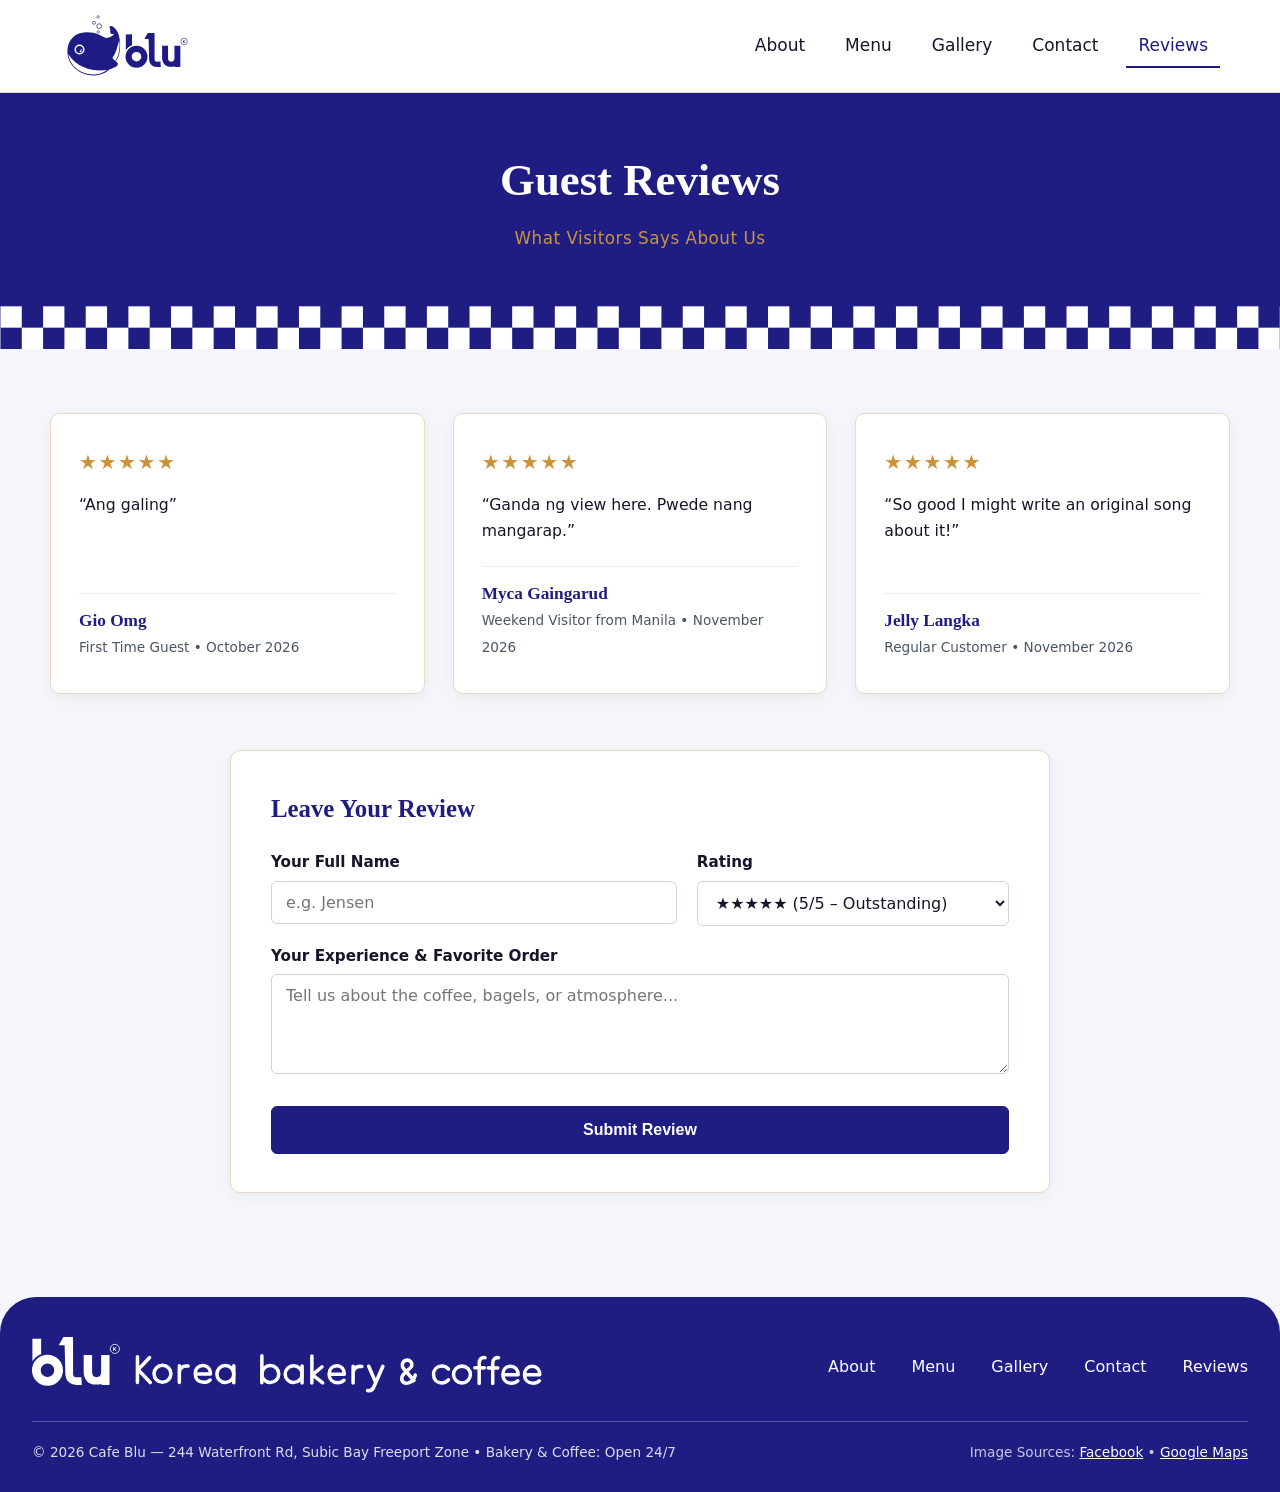
<file: reviews.html>
<!DOCTYPE html>
<html lang="en">
<head>
    <meta charset="UTF-8">
    <title>Cafe Blu | Reviews</title>
    <link rel="stylesheet" href="css/style.css">
    <script src="js/jquery-4.0.0.min.js"></script>
    <script src="js/script.js"></script>
</head>
<body>
    <header>
        <div class="nav-container">
            <a href="index.html" class="logo">
                <img src="assets/images/blu-logo-v1.svg" alt="Cafe Blu logo">
            </a>
            <nav id="main-nav">
                <a href="about.html">About</a>
                <a href="menu.html">Menu</a>
                <a href="gallery.html">Gallery</a>
                <a href="contact.html">Contact</a>
                <a href="reviews.html" class="active">Reviews</a>
            </nav>
        </div>
    </header>

    <main>
        <section class="page-header">
            <div class="container page-header-content">
                <h1>Guest Reviews</h1>
                <p>What Visitors Says About Us</p>
            </div>
        </section>

        <section class="reviews-section">
            <div class="container">
                <div class="reviews-grid">
                    <article class="review-card">
                        <div class="review-stars">&#9733;&#9733;&#9733;&#9733;&#9733;</div>
                        <p class="review-quote">&ldquo;Ang galing&rdquo;</p>
                        <div class="review-author">
                            <h3>Gio Omg</h3>
                            <span>First Time Guest &bull; October 2026</span>
                        </div>
                    </article>

                    <article class="review-card">
                        <div class="review-stars">&#9733;&#9733;&#9733;&#9733;&#9733;</div>
                        <p class="review-quote">&ldquo;Ganda ng view here. Pwede nang mangarap.&rdquo;</p>
                        <div class="review-author">
                            <h3>Myca Gaingarud</h3>
                            <span>Weekend Visitor from Manila &bull; November 2026</span>
                        </div>
                    </article>

                    <article class="review-card">
                        <div class="review-stars">&#9733;&#9733;&#9733;&#9733;&#9733;</div>
                        <p class="review-quote">&ldquo;So good I might write an original song about it!&rdquo;</p>
                        <div class="review-author">
                            <h3>Jelly Langka</h3>
                            <span>Regular Customer &bull; November 2026</span>
                        </div>
                    </article>
                </div>

                <div class="reviews-form-wrap">
                    <form id="review-form" class="custom-form">
                        <fieldset>
                            <legend>Leave Your Review</legend>
                            <div class="reviews-form-row">
                                <div class="form-group">
                                    <label for="review-name">Your Full Name</label>
                                    <input type="text" id="review-name" name="name" required placeholder="e.g. Jensen">
                                </div>
                                <div class="form-group">
                                    <label for="review-rating">Rating</label>
                                    <select id="review-rating" name="rating" required>
                                        <option value="5">&#9733;&#9733;&#9733;&#9733;&#9733; (5/5 &ndash; Outstanding)</option>
                                        <option value="4">&#9733;&#9733;&#9733;&#9733;&#9734; (4/5 &ndash; Very Good)</option>
                                        <option value="3">&#9733;&#9733;&#9733;&#9734;&#9734; (3/5 &ndash; Average)</option>
                                        <option value="2">&#9733;&#9733;&#9734;&#9734;&#9734; (2/5 &ndash; Fair)</option>
                                        <option value="1">&#9733;&#9734;&#9734;&#9734;&#9734; (1/5 &ndash; Poor)</option>
                                    </select>
                                </div>
                            </div>

                            <div class="form-group">
                                <label for="review-message">Your Experience & Favorite Order</label>
                                <textarea id="review-message" name="message" rows="4" required placeholder="Tell us about the coffee, bagels, or atmosphere..."></textarea>
                            </div>

                            <button type="submit" class="button button-2 reviews-submit-button">Submit Review</button>
                        </fieldset>
                    </form>
                </div>
            </div>
        </section>
    </main>

    <footer>
        <div class="container">
            <div class="footer-top">
                <a href="index.html" class="footer-brand">
                    <img src="assets/images/blu-logo-v3.svg" alt="Cafe Blu logo">
                </a>

                <ul class="footer-links">
                    <li><a href="about.html">About</a></li>
                    <li><a href="menu.html">Menu</a></li>
                    <li><a href="gallery.html">Gallery</a></li>
                    <li><a href="contact.html">Contact</a></li>
                    <li><a href="reviews.html">Reviews</a></li>
                </ul>
            </div>

            <div class="footer-bottom">
                <p>&copy; 2026 Cafe Blu &mdash; 244 Waterfront Rd, Subic Bay Freeport Zone &bull; Bakery & Coffee: Open 24/7</p>
                <p class="footer-credits">Image Sources: <a href="https://www.facebook.com/TheBluCafe" target="_blank">Facebook</a> &bull; <a href="https://www.google.com/maps/search/?api=1&query=Blu+Cafe+244+Waterfront+Rd+Subic+Bay+Freeport+Zone" target="_blank">Google Maps</a></p>
            </div>
        </div>
    </footer>
</body>
</html>
</file>
<file: css/style.css>
* {
    box-sizing: border-box;
    margin: 0;
    padding: 0;
}

body {
    font-family: system-ui, Roboto, sans-serif;
    font-size: 17px;
    line-height: 1.6;
    color: #16162A;
    background-color: #F5F6FB;
    overflow-y: scroll;
}

h1, h2, h3 {
    font-family: Georgia, 'Times New Roman', serif;
    color: #201D82;
    font-weight: 700;
    line-height: 1.25;
}

header {
    background-color: #FFFFFF;
    position: sticky;
    top: 0;
    z-index: 10;
    border-bottom: 1px solid #E8D8C4;
    box-shadow: 0 2px 10px rgba(24, 29, 39, 0.04);
}

.nav-container {
    width: 100%;
    margin: 0 auto;
    padding: 14px 60px;
    display: flex;
    justify-content: space-between;
    align-items: center;
}

.logo img {
    height: 64px;
    width: auto;
    display: block;
}

nav {
    display: flex;
    gap: 16px;
    align-items: center;
}

nav a {
    position: relative;
    font-size: 17px;
    font-weight: 500;
    color: #16162A;
    text-decoration: none;
    padding: 8px 12px;
}

nav a::after {
    content: '';
    width: 100%;
    height: 2px;
    background-color: #201D82;
    position: absolute;
    bottom: 0;
    left: 0;
    transform: scaleX(0);
    transform-origin: center;
    transition: transform 0.2s;
}

nav a:hover, nav a.active {
    color: #201D82;
}

nav a:hover::after, nav a.active::after {
    transform: scaleX(1);
}

.container {
    max-width: 1360px;
    margin: 0 auto;
    padding: 0 2rem;
}

.button {
    display: inline-flex;
    align-items: center;
    gap: 8px;
    padding: 12px 22px;
    border-radius: 6px;
    font-size: 16px;
    font-weight: 600;
    text-decoration: none;
    cursor: pointer;
    border: 1px solid transparent;
}

.button:hover .button-arrow {
    transform: translateX(4px);
}

.button-arrow {
    display: inline-block;
    transition: transform 0.2s ease;
}

.button-1 {
    background-color: #FFFFFF;
    color: #201D82;
    border-radius: 999px;
    padding: 12px 26px;
    font-weight: 700;
    box-shadow: 0 6px 20px rgba(0, 0, 0, 0.28);
    transition: background-color 0.2s ease, transform 0.2s ease;
}

.button-1:hover {
    background-color: #F5F6FB;
    transform: translateY(-2px);
}

.button-2 {
    background-color: #201D82;
    color: #FFFFFF;
    border-color: #201D82;
}

.button-2:hover {
    background-color: #16145E;
    border-color: #16145E;
}

.button-2 img {
    width: 14px;
    height: 14px;
    display: inline-block;
    filter: brightness(0) invert(1);
    transition: transform 0.2s ease;
}

.button-2:hover img {
    transform: translate(2px, -2px);
}

.cta-buttons {
    display: flex;
    gap: 16px;
    justify-content: flex-start;
}

.centered {
    justify-content: center;
}

.page-header {
    background-color: #201D82;
    background-image: url('../assets/images/blu-header.svg');
    background-size: auto 100%;
    background-position: bottom center;
    background-repeat: repeat-x;
    color: #FFFFFF;
    padding: 60px 0 97px 0;
    text-align: center;
    min-height: 240px;
    display: flex;
    align-items: center;
}

.page-header-content {
    max-width: 720px;
    margin: 0 auto;
}

.page-header h1 {
    color: #FFFFFF;
    font-size: 2.8rem;
    margin-bottom: 16px;
}

.page-header p {
    color: #C9933B;
    font-size: 1.05rem;
    font-weight: 500;
    letter-spacing: 0.03em;
}

.home-section {
    position: relative;
    min-height: calc(100vh - 93px);
    display: flex;
    justify-content: flex-start;
    align-items: flex-end;
    overflow: hidden;
    border-bottom: 1px solid #E8D8C4;
}

.home-hero-video {
    position: absolute;
    inset: 0;
    width: 100%;
    height: 100%;
    overflow: hidden;
    z-index: 1;
}

.home-bg-video {
    width: 100%;
    height: 100%;
    object-fit: cover;
    display: block;
}

.home-hero-content {
    position: relative;
    max-width: 560px;
    padding: 0 60px 64px 60px;
    display: flex;
    flex-direction: column;
    align-items: flex-start;
    text-align: left;
    z-index: 2;
}

.home-hero-logo {
    width: 300px;
    max-width: 75vw;
    height: auto;
    display: block;
    margin-bottom: 18px;
    filter: drop-shadow(0 4px 16px rgba(0, 0, 0, 0.35));
}

.home-about-section {
    background-color: #FFFFFF;
    padding-top: 64px;
    padding-bottom: 64px;
}

.home-about-section .cta-buttons {
    justify-content: center;
    margin-top: 24px;
}

.home-about-header {
    max-width: 760px;
    margin: 0 auto 36px auto;
    text-align: center;
}

.home-about-header h2 {
    font-size: 2.3rem;
    margin-bottom: 16px;
}

.home-about-header p {
    font-size: 1.05rem;
    color: #4B5565;
    line-height: 1.7;
}

.home-highlights-section {
    padding-top: 64px;
    padding-bottom: 56px;
}

.home-highlights-layout {
    display: grid;
    grid-template-columns: 0.9fr 1.1fr;
    gap: 3rem;
    align-items: center;
}

.home-highlights-text h2 {
    font-size: 2.3rem;
    margin-bottom: 14px;
}

.home-highlights-text p {
    font-size: 1.05rem;
    color: #4B5565;
    line-height: 1.7;
    margin-bottom: 24px;
    max-width: 440px;
}

.home-highlights-media {
    display: flex;
    justify-content: center;
}

.home-highlights-media img {
    width: 100%;
    max-width: 560px;
    height: auto;
    display: block;
}

.home-contact-section {
    background-color: #FFFFFF;
    padding: 64px 0;
}

.home-contact-banner {
    position: relative;
    border-radius: 999px;
    overflow: hidden;
    padding: 64px 96px;
    text-align: center;
    color: #FFFFFF;
}

.home-contact-banner img {
    position: absolute;
    inset: 0;
    width: 100%;
    height: 100%;
    object-fit: cover;
    object-position: center 75%;
    z-index: 1;
}

.home-contact-banner::after {
    content: '';
    position: absolute;
    inset: 0;
    background-color: rgba(32, 29, 130, 0.82);
    z-index: 2;
}

.home-contact-banner-content {
    position: relative;
    z-index: 3;
    max-width: 620px;
    margin: 0 auto;
}

.home-contact-banner h2 {
    color: #FFFFFF;
    font-size: 2.5rem;
    margin-bottom: 14px;
}

.home-contact-banner p {
    color: rgba(255, 255, 255, 0.92);
    font-size: 1.05rem;
    line-height: 1.6;
    margin-bottom: 28px;
}

.about-story {
    background-color: #FFFFFF;
    padding: 76px 0 88px 0;
}

.about-collage-grid {
    display: grid;
    grid-template-columns: repeat(12, 1fr);
    max-width: 1040px;
    margin: 0 auto;
    align-items: start;
}

.about-bg-photo {
    grid-column: 5 / 11;
    grid-row: 1 / 4;
    height: calc(100% - 88px);
    margin: 44px 0;
    overflow: hidden;
    box-shadow: 0 12px 30px rgba(22, 22, 42, 0.12);
    z-index: 1;
}

.about-bg-photo img {
    width: 100%;
    height: 100%;
    object-fit: cover;
    object-position: center 75%;
    display: block;
}

.about-box {
    position: relative;
    z-index: 2;
    padding: 36px 40px;
    box-shadow: 0 10px 28px rgba(22, 22, 42, 0.1);
}

.about-box p {
    font-size: 1.08rem;
    line-height: 1.7;
    margin: 0;
}

.about-box-1 {
    grid-column: 1 / 7;
    grid-row: 1 / 2;
    background-color: #201D82;
    color: #FFFFFF;
}

.about-box-2 {
    grid-column: 3 / 9;
    grid-row: 2 / 3;
    margin-top: 32px;
    background-color: #1E4E79;
    color: #FFFFFF;
}

.about-box-3 {
    grid-column: 1 / 7;
    grid-row: 3 / 4;
    margin-top: 32px;
    background-color: #E8D8C4;
    color: #16162A;
}

.about-box-3 strong {
    color: #201D82;
}

.about-cta {
    margin-top: 48px;
}

.menu-nav {
    position: sticky;
    top: 93px;
    z-index: 9;
    background-color: #F5F6FB;
    padding: 16px 0;
    border-bottom: 1px solid #E8D8C4;
}

.menu-tabs-nav {
    display: flex;
    justify-content: center;
    gap: 12px;
    flex-wrap: wrap;
}

.menu-tab-button {
    display: inline-block;
    text-decoration: none;
    background-color: #FFFFFF;
    border: 1px solid #E8D8C4;
    color: #16162A;
    padding: 10px 28px;
    border-radius: 999px;
    font-family: inherit;
    font-size: 14px;
    font-weight: 700;
    letter-spacing: 0.08em;
    text-transform: uppercase;
    transition: all 0.2s ease;
}

.menu-tab-button:not(.active):hover {
    border-color: #201D82;
    color: #201D82;
}

.menu-tab-button.active {
    background-color: #201D82;
    color: #FFFFFF;
    border-color: #201D82;
}

.menu-body {
    padding-top: 48px;
    padding-bottom: 24px;
}

a[name] {
    display: block;
    scroll-margin-top: 170px;
}

.menu-section {
    margin-bottom: 56px;
}

.menu-section-title {
    margin-bottom: 20px;
}

.menu-section-title h2 {
    font-size: 2.1rem;
    color: #201D82;
}

.menu-grid-2 {
    display: grid;
    grid-template-columns: repeat(2, 1fr);
    gap: 0;
    background-color: #FFFFFF;
    padding: 40px 12px;
    border-radius: 10px;
    border: 1px solid #E8D8C4;
    box-shadow: 0 4px 16px rgba(24, 29, 39, 0.04);
    align-items: start;
}

.menu-grid-2 .menu-column {
    padding: 0 36px;
}

.menu-grid-2 .menu-column + .menu-column {
    border-left: 1px solid #E8D8C4;
}

.menu-column {
    display: flex;
    flex-direction: column;
}

.menu-category-header {
    display: flex;
    justify-content: space-between;
    align-items: baseline;
    gap: 12px;
    border-bottom: 1.5px solid #201D82;
    padding-bottom: 8px;
    margin-bottom: 18px;
}

.menu-category-header h3 {
    font-family: inherit;
    font-size: 1rem;
    font-weight: 700;
    letter-spacing: 0.09em;
    text-transform: uppercase;
    color: #201D82;
}

.menu-col-head {
    font-size: 0.78rem;
    font-weight: 700;
    color: #4B5565;
    text-transform: uppercase;
    letter-spacing: 0.05em;
    white-space: nowrap;
}

.menu-category-spacer {
    margin-top: 34px;
}

.menu-item-entry {
    padding-bottom: 14px;
    margin-bottom: 14px;
    border-bottom: 1px solid #F1ECE4;
}

.menu-item-entry:last-child {
    padding-bottom: 0;
    margin-bottom: 0;
    border-bottom: none;
}

.menu-item-row {
    display: flex;
    justify-content: space-between;
    align-items: baseline;
    gap: 16px;
    font-size: 1rem;
    font-weight: 600;
    color: #16162A;
}

.menu-item-name {
    flex-grow: 1;
}

.menu-badge {
    display: inline-block;
    background-color: #E8D8C4;
    color: #201D82;
    font-size: 0.72rem;
    font-weight: 700;
    letter-spacing: 0.04em;
    text-transform: uppercase;
    padding: 2px 8px;
    border-radius: 999px;
    margin-left: 6px;
    vertical-align: middle;
}

.menu-item-price {
    font-weight: 700;
    color: #201D82;
    font-variant-numeric: tabular-nums;
    white-space: nowrap;
}

.menu-item-desc {
    font-size: 0.9rem;
    color: #4B5565;
    margin-top: 4px;
    line-height: 1.5;
}

.menu-bottom-cta {
    margin-top: 12px;
}

.gallery-section {
    background-color: #FFFFFF;
    padding-top: 64px;
    padding-bottom: 72px;
}

.gallery-editorial {
    display: flex;
    flex-direction: column;
    gap: 20px;
    max-width: 1180px;
    margin: 0 auto;
}

.gallery-row {
    display: grid;
    gap: 20px;
    align-items: stretch;
}

.gallery-row-hero {
    grid-template-columns: 1.45fr 1fr;
    height: 430px;
}

.gallery-row-three {
    grid-template-columns: repeat(3, 1fr);
    height: 390px;
}

.gallery-row-reverse {
    grid-template-columns: 1fr 1.45fr;
    height: 410px;
}

.gallery-row-compact {
    grid-template-columns: repeat(3, 1fr);
    height: 330px;
}

.gallery-frame {
    width: 100%;
    height: 100%;
    overflow: hidden;
    border-radius: 10px;
    border: 1px solid #E8D8C4;
    background-color: #E8D8C4;
    box-shadow: 0 6px 18px rgba(24, 29, 39, 0.06);
}

.gallery-frame img {
    width: 100%;
    height: 100%;
    object-fit: cover;
    object-position: center 35%;
    display: block;
    transition: transform 0.3s ease;
}

.gallery-frame:hover img {
    transform: scale(1.04);
}

.gallery-frame-wide img {
    object-position: center;
}

.gallery-cta {
    margin-top: 48px;
}

.contact-section {
    padding: 64px 0 24px 0;
}

.contact-top-grid {
    display: grid;
    grid-template-columns: repeat(2, 1fr);
    gap: 28px;
    align-items: stretch;
    max-width: 1040px;
    margin: 0 auto 48px auto;
}

.hours-table-wrap {
    background: #FFFFFF;
    padding: 30px;
    border-radius: 10px;
    border: 1px solid #E8D8C4;
    box-shadow: 0 4px 14px rgba(24, 29, 39, 0.05);
}

table.hours-table {
    width: 100%;
    border-collapse: collapse;
    text-align: left;
}

table.hours-table caption {
    font-family: Georgia, 'Times New Roman', serif;
    font-size: 1.45rem;
    font-weight: 700;
    color: #201D82;
    margin-bottom: 16px;
    text-align: left;
}

table.hours-table th,
table.hours-table td {
    padding: 12px 14px;
    border-bottom: 1px solid #E8D8C4;
}

table.hours-table th {
    background-color: #F5F6FB;
    color: #201D82;
    font-weight: 600;
}

table.hours-table tbody tr:last-child td {
    border-bottom: none;
}

.contact-details-card {
    background: #FFFFFF;
    padding: 30px;
    border-radius: 10px;
    border: 1px solid #E8D8C4;
    box-shadow: 0 4px 14px rgba(24, 29, 39, 0.05);
    display: flex;
    flex-direction: column;
    justify-content: space-between;
    align-items: flex-start;
    gap: 20px;
}

.contact-details-card h3 {
    font-size: 1.45rem;
    margin-bottom: 16px;
}

.contact-details-list {
    list-style: none;
    display: flex;
    flex-direction: column;
    gap: 10px;
    font-size: 0.96rem;
    color: #4B5565;
}

.contact-details-list strong {
    color: #16162A;
}

.contact-form-wrap {
    max-width: 820px;
    margin: 0 auto;
}

form.custom-form {
    background: #FFFFFF;
    padding: 38px 40px;
    border-radius: 10px;
    border: 1px solid #E8D8C4;
    box-shadow: 0 4px 14px rgba(24, 29, 39, 0.05);
}

form.custom-form fieldset {
    border: none;
}

form.custom-form legend {
    font-family: Georgia, 'Times New Roman', serif;
    font-size: 1.55rem;
    color: #201D82;
    font-weight: 700;
    margin-bottom: 22px;
}

.contact-form-row {
    display: grid;
    grid-template-columns: repeat(2, 1fr);
    gap: 20px;
}

.form-group {
    margin-bottom: 18px;
}

.form-group label {
    display: block;
    font-weight: 600;
    margin-bottom: 6px;
    color: #16162A;
    font-size: 0.95rem;
}

.form-group input,
.form-group select,
.form-group textarea {
    width: 100%;
    padding: 11px 14px;
    border: 1px solid #CBD5E1;
    border-radius: 6px;
    font-family: inherit;
    font-size: 16px;
    background-color: #FFFFFF;
    color: #16162A;
}

.form-group input:focus,
.form-group select:focus,
.form-group textarea:focus {
    outline: none;
    border-color: #201D82;
    box-shadow: 0 0 0 3px rgba(32, 29, 130, 0.14);
}

.contact-submit-button {
    width: 100%;
    justify-content: center;
    padding: 14px 24px;
    margin-top: 6px;
}

.reviews-section {
    padding: 64px 0 24px 0;
}

.reviews-grid {
    display: grid;
    grid-template-columns: repeat(3, 1fr);
    gap: 28px;
    max-width: 1180px;
    margin: 0 auto 56px auto;
    align-items: stretch;
}

.review-card {
    background-color: #FFFFFF;
    border-radius: 10px;
    border: 1px solid #E8D8C4;
    box-shadow: 0 4px 14px rgba(24, 29, 39, 0.05);
    padding: 32px 28px;
    display: flex;
    flex-direction: column;
    justify-content: space-between;
    transition: transform 0.2s ease, box-shadow 0.2s ease;
}

.review-card:hover {
    transform: translateY(-4px);
    box-shadow: 0 10px 24px rgba(24, 29, 39, 0.08);
}

.review-stars {
    color: #C9933B;
    font-size: 1.25rem;
    letter-spacing: 0.08em;
    margin-bottom: 14px;
}

.review-quote {
    font-size: 0.98rem;
    color: #16162A;
    line-height: 1.65;
    flex-grow: 1;
    margin-bottom: 22px;
}

.review-author {
    padding-top: 16px;
    border-top: 1px solid #F1ECE4;
}

.review-author h3 {
    font-size: 1.08rem;
    margin-bottom: 2px;
}

.review-author span {
    font-size: 0.85rem;
    color: #4B5565;
}

.reviews-form-wrap {
    max-width: 820px;
    margin: 0 auto;
}

.reviews-form-row {
    display: grid;
    grid-template-columns: 1.3fr 1fr;
    gap: 20px;
}

.reviews-submit-button {
    width: 100%;
    justify-content: center;
    padding: 14px 24px;
    margin-top: 6px;
}

.form-feedback-banner {
    background-color: #F5F6FB;
    border-left: 4px solid #201D82;
    color: #16162A;
    padding: 14px 16px;
    border-radius: 6px;
    margin-bottom: 20px;
    font-size: 0.95rem;
    line-height: 1.5;
}

footer {
    background-color: #201D82;
    color: #FFFFFF;
    padding: 40px 0 28px 0;
    margin-top: 80px;
    border-top-left-radius: 36px;
    border-top-right-radius: 36px;
}

.footer-top {
    display: flex;
    justify-content: space-between;
    align-items: center;
    margin-bottom: 24px;
}

.footer-brand {
    display: inline-block;
}

.footer-brand img {
    height: 60px;
    width: auto;
    display: block;
}

.footer-links {
    list-style: none;
    display: flex;
    gap: 36px;
}

.footer-links a {
    color: #FFFFFF;
    text-decoration: none;
    font-size: 16px;
    font-weight: 500;
    transition: opacity 0.2s ease;
}

.footer-links a:hover {
    opacity: 0.75;
}

.footer-bottom {
    padding-top: 20px;
    border-top: 1px solid rgba(255, 255, 255, 0.25);
    display: flex;
    justify-content: space-between;
    align-items: center;
    gap: 20px;
    font-size: 0.85rem;
    color: rgba(255, 255, 255, 0.85);
}

.footer-credits {
    color: rgba(255, 255, 255, 0.75);
    text-align: right;
}

.footer-credits a {
    color: #FFFFFF;
    text-decoration: underline;
}

.footer-credits a:hover {
    opacity: 0.8;
}
</file>
